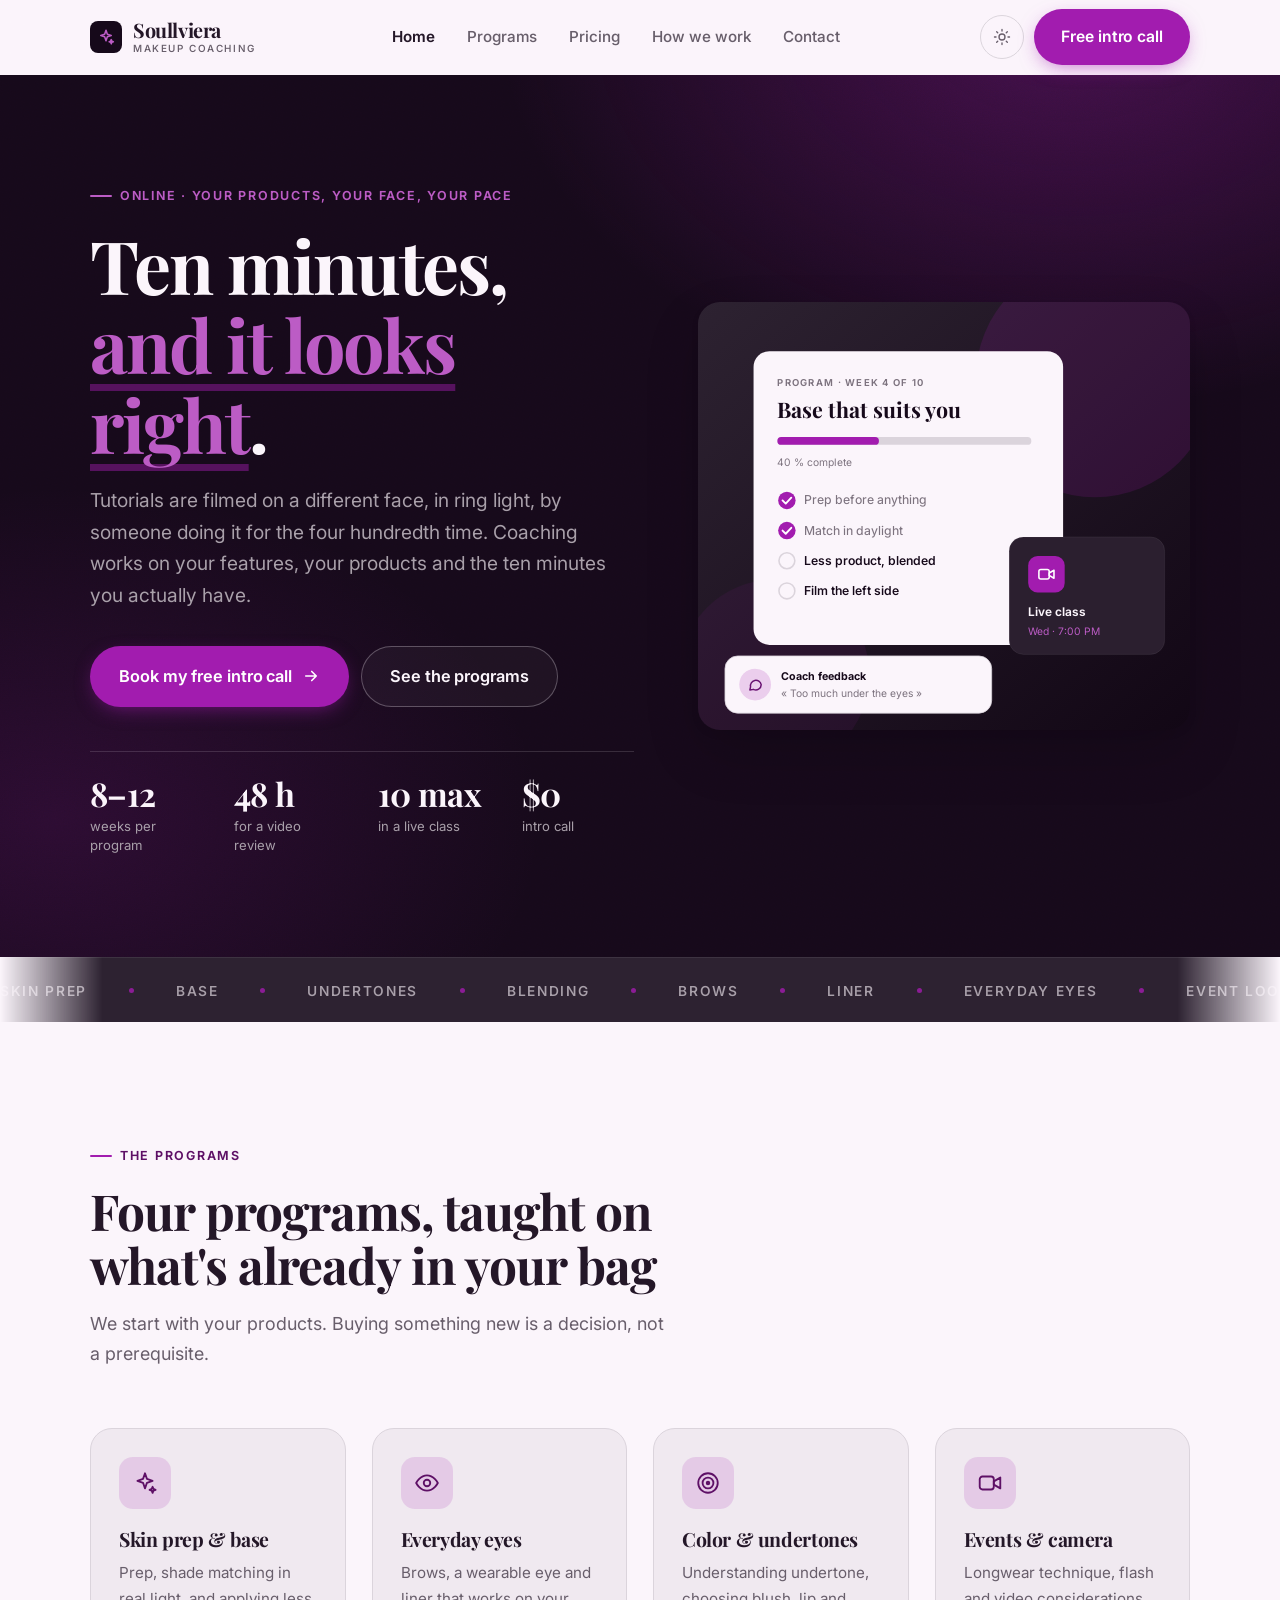
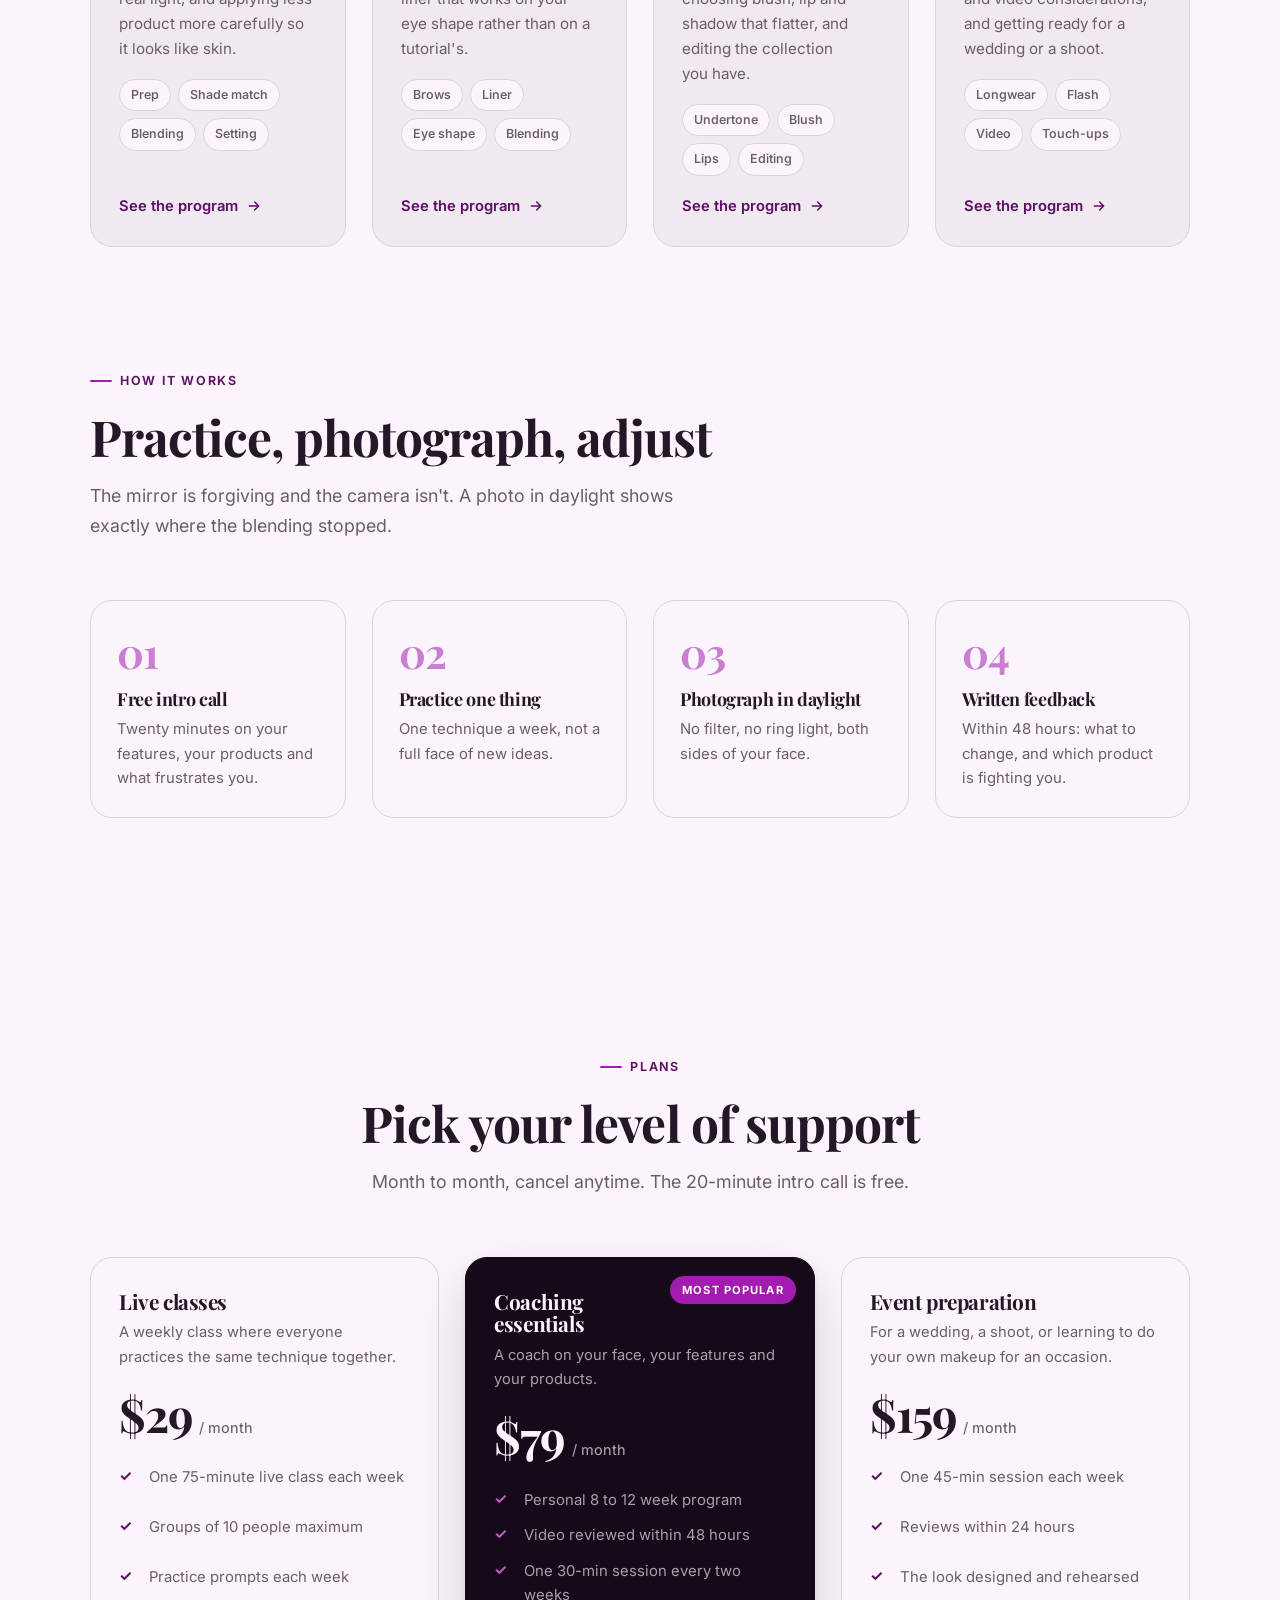
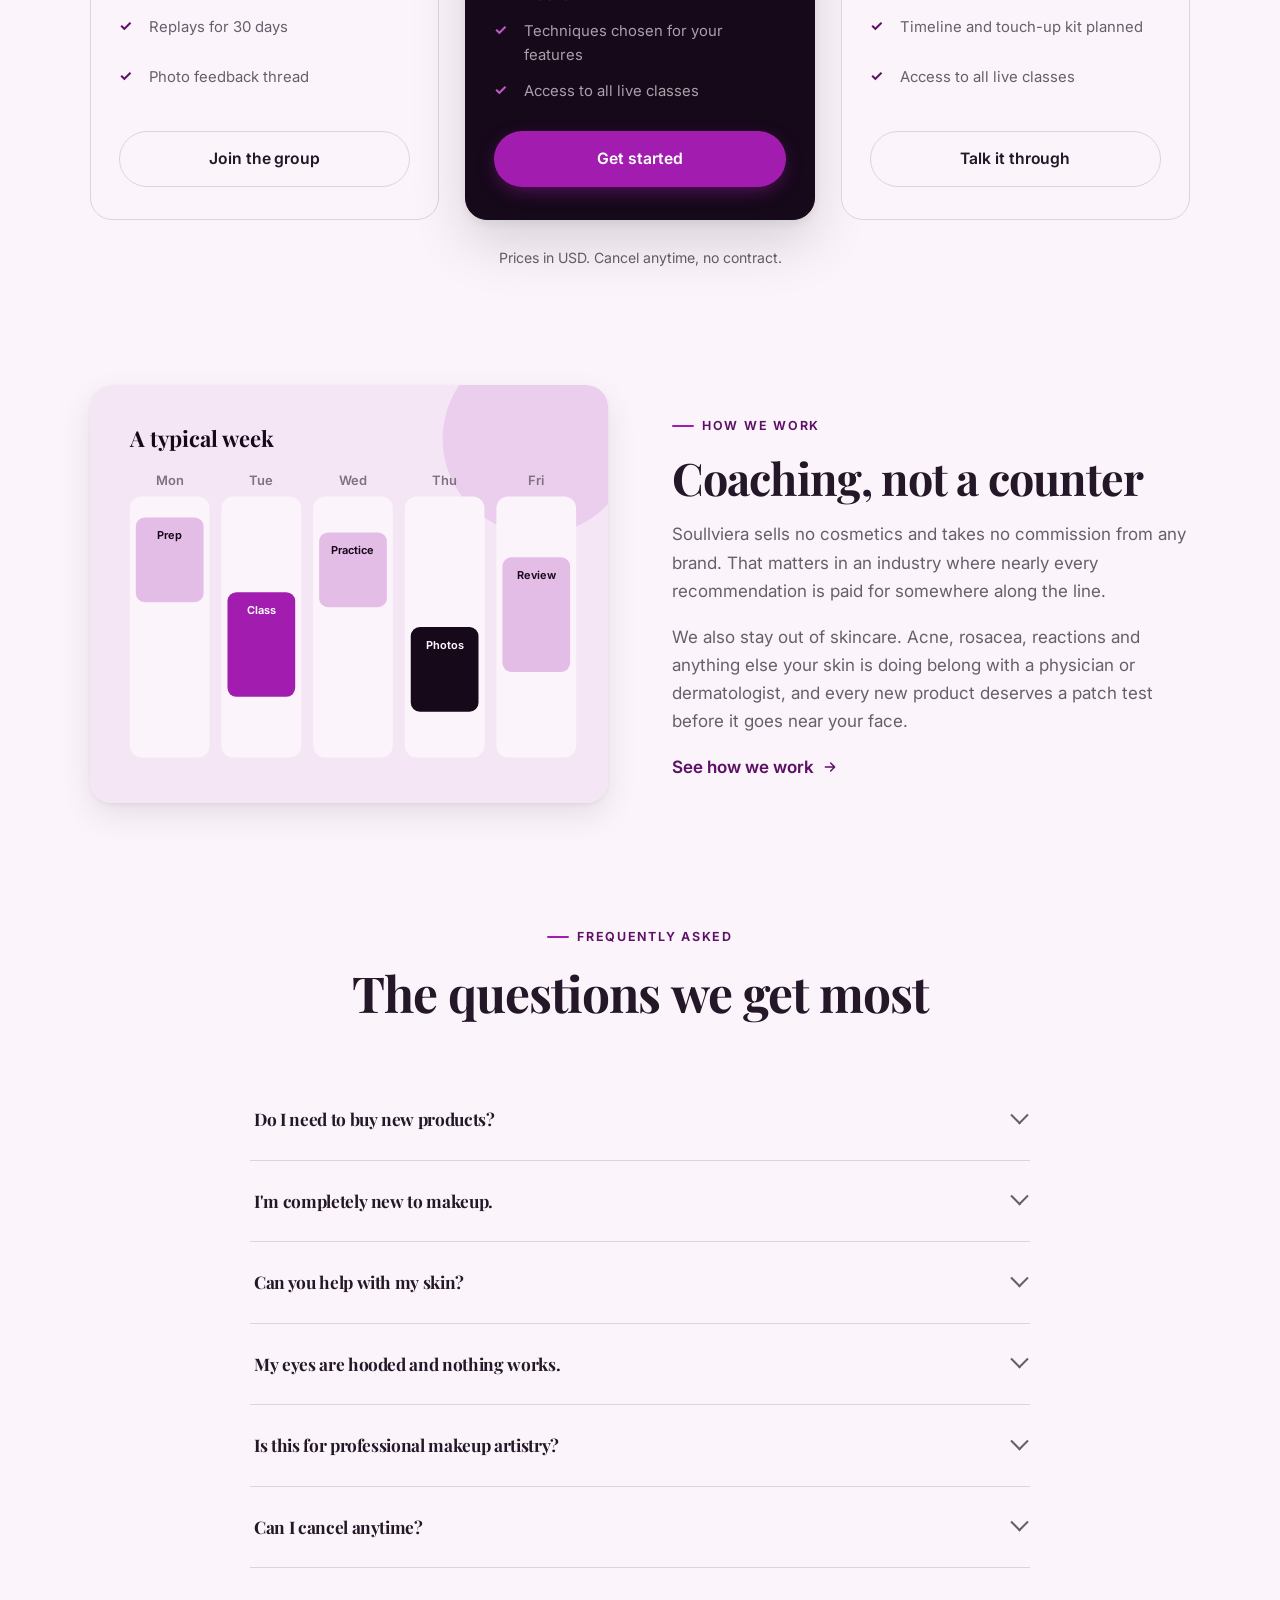
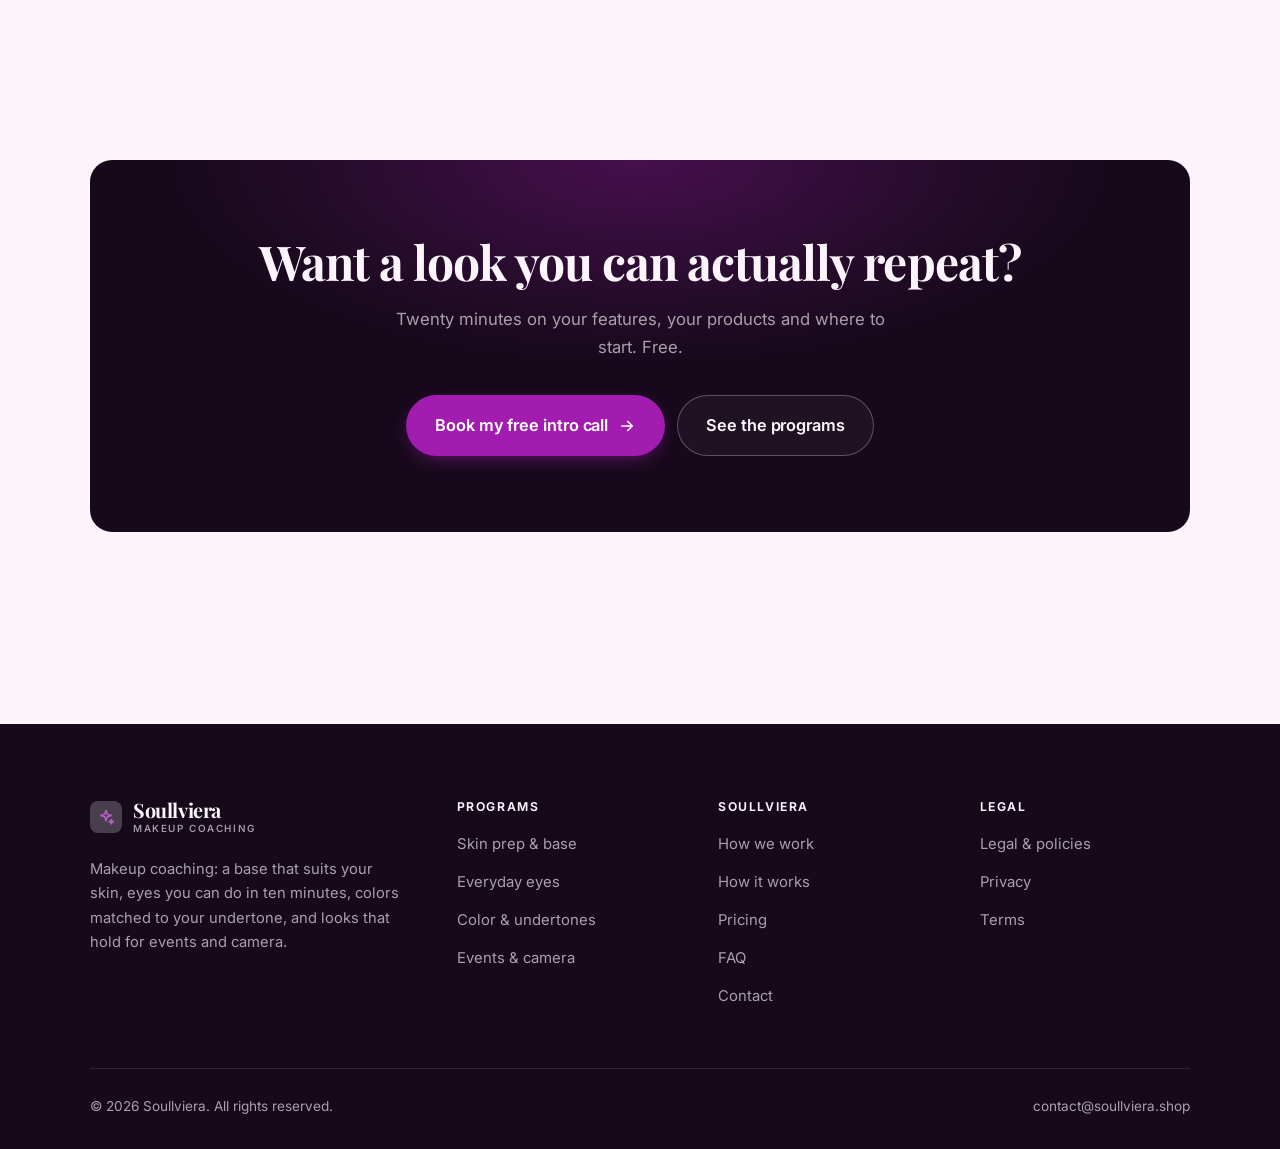
<file: index.html>
<!DOCTYPE html>
<html lang="en" class="no-js">
<head>
<meta charset="utf-8">
<meta name="viewport" content="width=device-width, initial-scale=1">
<title>Soullviera — Makeup coaching: your face, your products, ten minutes</title>
<meta name="description" content="Online makeup coaching: base and skin prep, everyday eyes, color matching for your undertone, and event and camera looks. Taught on the products you already own.">
<link rel="canonical" href="https://soullviera.shop/">

<meta property="og:type" content="website">
<meta property="og:url" content="https://soullviera.shop/">
<meta property="og:site_name" content="Soullviera">
<meta property="og:locale" content="en_US">
<meta property="og:title" content="Soullviera — Makeup coaching: your face, your products, ten minutes">
<meta property="og:description" content="Online makeup coaching: base and skin prep, everyday eyes, color matching for your undertone, and event and camera looks. Taught on the products you already own.">
<meta name="theme-color" content="#16091a">

<link rel="icon" href="assets/img/favicon.svg" type="image/svg+xml">
<link rel="preconnect" href="https://fonts.googleapis.com">
<link rel="preconnect" href="https://fonts.gstatic.com" crossorigin>
<link rel="stylesheet" href="https://fonts.googleapis.com/css2?family=Playfair+Display:wght@400..900&family=Inter:wght@400..700&display=swap">
<link rel="stylesheet" href="assets/css/style.css">

<!-- Thème appliqué avant le premier rendu (évite le flash) -->
<script>
document.documentElement.classList.remove('no-js');
(function(){try{var t=localStorage.getItem('site-theme');if(t){document.documentElement.setAttribute('data-theme',t);}}catch(e){}})();
</script>
<script type="application/ld+json">
{
  "@context": "https://schema.org",
  "@type": "Organization",
  "name": "Soullviera",
  "url": "https://soullviera.shop/",
  "email": "contact@soullviera.shop",
  "description": "Online makeup coaching: base and skin prep, everyday eyes, color matching for your undertone, and event and camera looks. Taught on the products you already own.",
  "areaServed": "US",
  "knowsLanguage": "en"
}
</script>
</head>

<body>
<a class="skip-link" href="#main">Skip to main content</a>

<header class="site-header">
  <nav class="wrap nav" aria-label="Main navigation">
    <a class="brand" href="index.html">
      <svg class="brand__mark" viewBox="0 0 64 64" aria-hidden="true">
        <rect class="bm-bg" width="64" height="64" rx="16"/>
        <g class="bm-ic" transform="translate(14 14) scale(1.5)" fill="none" stroke-width="2.1" stroke-linecap="round" stroke-linejoin="round"><path d="M12 3l1.8 5.2L19 10l-5.2 1.8L12 17l-1.8-5.2L5 10l5.2-1.8zM19 15.5l.8 2 2 .8-2 .8-.8 2-.8-2-2-.8 2-.8z"/></g>
      </svg>
      <span>Soullviera<span class="brand__sub">Makeup coaching</span></span>
    </a>

    <ul class="nav__links" id="nav-links">
      <li><a href="index.html" aria-current="page">Home</a></li>
      <li><a href="programs.html">Programs</a></li>
      <li><a href="index.html#pricing">Pricing</a></li>
      <li><a href="about.html">How we work</a></li>
      <li><a href="contact.html">Contact</a></li>
      <li><a class="btn btn--primary" href="contact.html">Free intro call</a></li>
    </ul>

    <div class="nav__cta">
      <button class="theme-toggle" type="button" aria-label="Switch to dark theme">
        <svg class="icon-sun" viewBox="0 0 24 24" fill="none" stroke="currentColor" stroke-width="1.8" stroke-linecap="round" aria-hidden="true"><circle cx="12" cy="12" r="4"/><path d="M12 2v2m0 16v2M2 12h2m16 0h2M4.9 4.9l1.4 1.4m11.4 11.4 1.4 1.4M19.1 4.9l-1.4 1.4M6.3 17.7l-1.4 1.4"/></svg>
        <svg class="icon-moon" viewBox="0 0 24 24" fill="none" stroke="currentColor" stroke-width="1.8" stroke-linecap="round" stroke-linejoin="round" aria-hidden="true"><path d="M21 12.8A9 9 0 1 1 11.2 3a7 7 0 0 0 9.8 9.8z"/></svg>
      </button>
      <a class="btn btn--primary" href="contact.html">Free intro call</a>
      <button class="nav__toggle" type="button" aria-expanded="false" aria-controls="nav-links" aria-label="Open menu">
        <svg class="icon-open" viewBox="0 0 24 24" fill="none" stroke="currentColor" stroke-width="2" stroke-linecap="round" aria-hidden="true"><path d="M3 6h18M3 12h18M3 18h18"/></svg>
        <svg class="icon-close" viewBox="0 0 24 24" fill="none" stroke="currentColor" stroke-width="2" stroke-linecap="round" aria-hidden="true"><path d="M6 6l12 12M18 6L6 18"/></svg>
      </button>
    </div>
  </nav>
</header>

<main id="main">

<section class="hero">
  <div class="wrap hero__inner">
    <div>
      <span class="eyebrow hero__eyebrow">Online · Your products, your face, your pace</span>
      <h1>Ten minutes,<br> <em>and it looks right</em>.</h1>
      <p class="hero__lede">Tutorials are filmed on a different face, in ring light, by someone doing it for the four hundredth time. Coaching works on your features, your products and the ten minutes you actually have.</p>

      <div class="hero__actions">
        <a class="btn btn--primary btn--lg" href="contact.html">Book my free intro call <svg viewBox="0 0 24 24" fill="none" stroke="currentColor" stroke-width="2.2" stroke-linecap="round" stroke-linejoin="round" aria-hidden="true"><path d="M5 12h14M13 6l6 6-6 6"/></svg></a>
        <a class="btn btn--on-dark btn--lg" href="programs.html">See the programs</a>
      </div>

      <ul class="hero__proof">
        <li><span class="stat__num">8–12</span><span class="stat__label">weeks per program</span></li>
        <li><span class="stat__num">48 h</span><span class="stat__label">for a video review</span></li>
        <li><span class="stat__num">10 max</span><span class="stat__label">in a live class</span></li>
        <li><span class="stat__num">$0</span><span class="stat__label">intro call</span></li>
      </ul>
    </div>

    <div class="hero__art">
      <svg viewBox="0 0 620 540" role="img" aria-label="A makeup program in week 4 of 10, showing this week's practice, the next live class and coach feedback.">
        <defs>
          <linearGradient id="hbg" x1="0" y1="0" x2="1" y2="1">
            <stop offset="0" stop-color="#2d2231"/><stop offset="1" stop-color="#120715"/>
          </linearGradient>
        </defs>
        <rect width="620" height="540" rx="22" fill="url(#hbg)"/>
        <circle cx="500" cy="96" r="150" fill="#a21caf" opacity=".16"/>
        <circle cx="96" cy="470" r="120" fill="#a21caf" opacity=".08"/>

        <g style="font-family: var(--font-body)">
          <!-- Carte programme -->
          <rect x="70" y="62" width="390" height="370" rx="20" fill="#fbf5fb"/>
          <text x="100" y="106" font-size="12" font-weight="650" letter-spacing="1.6" fill="#7d737f">PROGRAM · WEEK 4 OF 10</text>
          <text x="100" y="146" font-size="27" font-weight="700" fill="#16091a" style="font-family: var(--font-display)">Base that suits you</text>
          <rect x="100" y="170" width="320" height="10" rx="5" fill="#dbd4dc"/>
          <rect x="100" y="170" width="128" height="10" rx="5" fill="#a21caf"/>
          <text x="100" y="206" font-size="13" fill="#7d737f">40 % complete</text>
          <circle cx="112" cy="250" r="11" fill="#a21caf"/><path d="M106.5 250l4 4 7-7.5" fill="none" stroke="#ffffff" stroke-width="2.4" stroke-linecap="round" stroke-linejoin="round"/><text x="134" y="255" font-size="15.5" fill="#7d737f" font-weight="450">Prep before anything</text>
          <circle cx="112" cy="288" r="11" fill="#a21caf"/><path d="M106.5 288l4 4 7-7.5" fill="none" stroke="#ffffff" stroke-width="2.4" stroke-linecap="round" stroke-linejoin="round"/><text x="134" y="293" font-size="15.5" fill="#7d737f" font-weight="450">Match in daylight</text>
          <circle cx="112" cy="326" r="10" fill="none" stroke="#dbd4dc" stroke-width="2"/><text x="134" y="331" font-size="15.5" fill="#16091a" font-weight="560">Less product, blended</text>
          <circle cx="112" cy="364" r="10" fill="none" stroke="#dbd4dc" stroke-width="2"/><text x="134" y="369" font-size="15.5" fill="#16091a" font-weight="560">Film the left side</text>

          <!-- Carte séance -->
          <rect x="392" y="296" width="196" height="148" rx="18" fill="#2b1f2f" stroke="#ffffff" stroke-opacity=".08"/>
          <rect x="416" y="320" width="46" height="46" rx="12" fill="#a21caf"/>
          <g transform="translate(427 331)" fill="none" stroke="#ffffff" color="#ffffff" stroke-width="2" stroke-linecap="round" stroke-linejoin="round"><rect x="2.5" y="6" width="13" height="12" rx="2.5"/><path d="M15.5 10.5 21.5 7v10l-6-3.5z"/></g>
          <text x="416" y="396" font-size="15" font-weight="650" fill="#fbf5fb">Live class</text>
          <text x="416" y="420" font-size="13" fill="#bc5cc5">Wed · 7:00 PM</text>

          <!-- Retour du coach -->
          <rect x="34" y="446" width="336" height="72" rx="16" fill="#fbf5fb" stroke="#dbd4dc"/>
          <circle cx="72" cy="482" r="20" fill="#ebceed"/>
          <g transform="translate(62 472) scale(.84)" fill="none" stroke="#691272" stroke-width="2.2" stroke-linecap="round" stroke-linejoin="round"><path d="M21 12a8 8 0 0 1-11.6 7.1L4 20l1-4.6A8 8 0 1 1 21 12z"/></g>
          <text x="104" y="476" font-size="13.5" font-weight="700" fill="#16091a">Coach feedback</text>
          <text x="104" y="498" font-size="13" fill="#7d737f">« Too much under the eyes »</text>
        </g>
      </svg>
    </div>
  </div>
</section>

<div class="marquee" aria-hidden="true">
  <div class="marquee__track"><span>Skin prep</span><span>Base</span><span>Undertones</span><span>Blending</span><span>Brows</span><span>Liner</span><span>Everyday eyes</span><span>Event looks</span><span>On camera</span><span>Brush care</span><span>Skin prep</span><span>Base</span><span>Undertones</span><span>Blending</span><span>Brows</span><span>Liner</span><span>Everyday eyes</span><span>Event looks</span><span>On camera</span><span>Brush care</span></div>
</div>

<section class="section wrap" id="programs">
  <div class="section-head reveal">
    <span class="eyebrow">The programs</span>
    <h2>Four programs, taught on what's already in your bag</h2>
    <p>We start with your products. Buying something new is a decision, not a prerequisite.</p>
  </div>
  <div class="grid grid--4 reveal-group">
    <a class="card" href="programs.html#base">
      <div class="card__icon"><svg viewBox="0 0 24 24" fill="none" stroke="currentColor" stroke-width="1.7" stroke-linecap="round" stroke-linejoin="round" aria-hidden="true"><path d="M12 3l1.8 5.2L19 10l-5.2 1.8L12 17l-1.8-5.2L5 10l5.2-1.8zM19 15.5l.8 2 2 .8-2 .8-.8 2-.8-2-2-.8 2-.8z"/></svg></div>
      <h3>Skin prep &amp; base</h3>
      <p>Prep, shade matching in real light, and applying less product more carefully so it looks like skin.</p>
      <ul class="tags"><li>Prep</li><li>Shade match</li><li>Blending</li><li>Setting</li></ul>
      <span class="arrow-link">See the program <svg viewBox="0 0 24 24" fill="none" stroke="currentColor" stroke-width="2.2" stroke-linecap="round" stroke-linejoin="round" aria-hidden="true"><path d="M5 12h14M13 6l6 6-6 6"/></svg></span>
    </a>
    <a class="card" href="programs.html#eyes">
      <div class="card__icon"><svg viewBox="0 0 24 24" fill="none" stroke="currentColor" stroke-width="1.7" stroke-linecap="round" stroke-linejoin="round" aria-hidden="true"><path d="M2 12s3.6-7 10-7 10 7 10 7-3.6 7-10 7S2 12 2 12z"/><circle cx="12" cy="12" r="3"/></svg></div>
      <h3>Everyday eyes</h3>
      <p>Brows, a wearable eye and liner that works on your eye shape rather than on a tutorial's.</p>
      <ul class="tags"><li>Brows</li><li>Liner</li><li>Eye shape</li><li>Blending</li></ul>
      <span class="arrow-link">See the program <svg viewBox="0 0 24 24" fill="none" stroke="currentColor" stroke-width="2.2" stroke-linecap="round" stroke-linejoin="round" aria-hidden="true"><path d="M5 12h14M13 6l6 6-6 6"/></svg></span>
    </a>
    <a class="card" href="programs.html#color">
      <div class="card__icon"><svg viewBox="0 0 24 24" fill="none" stroke="currentColor" stroke-width="1.7" stroke-linecap="round" stroke-linejoin="round" aria-hidden="true"><circle cx="12" cy="12" r="9"/><circle cx="12" cy="12" r="5"/><circle cx="12" cy="12" r="1.2" fill="currentColor"/></svg></div>
      <h3>Color &amp; undertones</h3>
      <p>Understanding undertone, choosing blush, lip and shadow that flatter, and editing the collection you have.</p>
      <ul class="tags"><li>Undertone</li><li>Blush</li><li>Lips</li><li>Editing</li></ul>
      <span class="arrow-link">See the program <svg viewBox="0 0 24 24" fill="none" stroke="currentColor" stroke-width="2.2" stroke-linecap="round" stroke-linejoin="round" aria-hidden="true"><path d="M5 12h14M13 6l6 6-6 6"/></svg></span>
    </a>
    <a class="card" href="programs.html#events">
      <div class="card__icon"><svg viewBox="0 0 24 24" fill="none" stroke="currentColor" stroke-width="1.7" stroke-linecap="round" stroke-linejoin="round" aria-hidden="true"><rect x="2.5" y="6" width="13" height="12" rx="2.5"/><path d="M15.5 10.5 21.5 7v10l-6-3.5z"/></svg></div>
      <h3>Events &amp; camera</h3>
      <p>Longwear technique, flash and video considerations, and getting ready for a wedding or a shoot.</p>
      <ul class="tags"><li>Longwear</li><li>Flash</li><li>Video</li><li>Touch-ups</li></ul>
      <span class="arrow-link">See the program <svg viewBox="0 0 24 24" fill="none" stroke="currentColor" stroke-width="2.2" stroke-linecap="round" stroke-linejoin="round" aria-hidden="true"><path d="M5 12h14M13 6l6 6-6 6"/></svg></span>
    </a>
  </div>
</section>

<section class="section section--flush wrap" id="how-it-works">
  <div class="section-head reveal">
    <span class="eyebrow">How it works</span>
    <h2>Practice, photograph, adjust</h2>
    <p>The mirror is forgiving and the camera isn't. A photo in daylight shows exactly where the blending stopped.</p>
  </div>
  <div class="grid grid--4 steps reveal-group">
    <article class="step">
      <h3>Free intro call</h3>
      <p>Twenty minutes on your features, your products and what frustrates you.</p>
    </article>
    <article class="step">
      <h3>Practice one thing</h3>
      <p>One technique a week, not a full face of new ideas.</p>
    </article>
    <article class="step">
      <h3>Photograph in daylight</h3>
      <p>No filter, no ring light, both sides of your face.</p>
    </article>
    <article class="step">
      <h3>Written feedback</h3>
      <p>Within 48 hours: what to change, and which product is fighting you.</p>
    </article>
  </div>
</section>

<section class="section wrap" id="pricing">
  <div class="section-head section-head--center reveal">
    <span class="eyebrow">Plans</span>
    <h2>Pick your level of support</h2>
    <p>Month to month, cancel anytime. The 20-minute intro call is free.</p>
  </div>
  <div class="grid grid--3 plans reveal-group">
    <article class="plan">
      
      <h3>Live classes</h3>
      <p class="plan__desc">A weekly class where everyone practices the same technique together.</p>
      <p class="plan__price">$29<span class="plan__period">/ month</span></p>
      <ul class="plan__features">
        <li>One 75-minute live class each week</li>
        <li>Groups of 10 people maximum</li>
        <li>Practice prompts each week</li>
        <li>Replays for 30 days</li>
        <li>Photo feedback thread</li>
      </ul>
      <a class="btn btn--ghost btn--block" href="contact.html">Join the group</a>
    </article>
    <article class="plan plan--featured">
      <span class="plan__tag">Most popular</span>
      <h3>Coaching essentials</h3>
      <p class="plan__desc">A coach on your face, your features and your products.</p>
      <p class="plan__price">$79<span class="plan__period">/ month</span></p>
      <ul class="plan__features">
        <li>Personal 8 to 12 week program</li>
        <li>Video reviewed within 48 hours</li>
        <li>One 30-min session every two weeks</li>
        <li>Techniques chosen for your features</li>
        <li>Access to all live classes</li>
      </ul>
      <a class="btn btn--primary btn--block" href="contact.html">Get started</a>
    </article>
    <article class="plan">
      
      <h3>Event preparation</h3>
      <p class="plan__desc">For a wedding, a shoot, or learning to do your own makeup for an occasion.</p>
      <p class="plan__price">$159<span class="plan__period">/ month</span></p>
      <ul class="plan__features">
        <li>One 45-min session each week</li>
        <li>Reviews within 24 hours</li>
        <li>The look designed and rehearsed</li>
        <li>Timeline and touch-up kit planned</li>
        <li>Access to all live classes</li>
      </ul>
      <a class="btn btn--ghost btn--block" href="contact.html">Talk it through</a>
    </article>
  </div>
  <p class="plans-note">Prices in USD. Cancel anytime, no contract.</p>
</section>

<section class="section section--flush wrap">
  <div class="split reveal">
    <div class="split__art">
      <svg viewBox="0 0 520 420" role="img" aria-label="Example of a typical week: Prep, Class, Practice, Photos, Review.">
        <rect width="520" height="420" rx="20" fill="#f5e6f6"/>
        <circle cx="450" cy="54" r="96" fill="#a21caf" opacity=".12"/>
        <g style="font-family: var(--font-body)">
        <text x="40" y="62" font-size="22" font-weight="700" fill="#16091a" style="font-family: var(--font-display)">A typical week</text>
        <text x="80" y="100" text-anchor="middle" font-size="13" font-weight="600" fill="#7d737f">Mon</text>
        <rect x="40" y="112" width="80" height="262" rx="12" fill="#fbf5fb"/>
        <rect x="46" y="133" width="68" height="85" rx="9" fill="#e4bde7"/>
        <text x="80" y="155" text-anchor="middle" font-size="11" font-weight="650" fill="#16091a">Prep</text>
        <text x="172" y="100" text-anchor="middle" font-size="13" font-weight="600" fill="#7d737f">Tue</text>
        <rect x="132" y="112" width="80" height="262" rx="12" fill="#fbf5fb"/>
        <rect x="138" y="208" width="68" height="105" rx="9" fill="#a21caf"/>
        <text x="172" y="230" text-anchor="middle" font-size="11" font-weight="650" fill="#ffffff">Class</text>
        <text x="264" y="100" text-anchor="middle" font-size="13" font-weight="600" fill="#7d737f">Wed</text>
        <rect x="224" y="112" width="80" height="262" rx="12" fill="#fbf5fb"/>
        <rect x="230" y="148" width="68" height="75" rx="9" fill="#e4bde7"/>
        <text x="264" y="170" text-anchor="middle" font-size="11" font-weight="650" fill="#16091a">Practice</text>
        <text x="356" y="100" text-anchor="middle" font-size="13" font-weight="600" fill="#7d737f">Thu</text>
        <rect x="316" y="112" width="80" height="262" rx="12" fill="#fbf5fb"/>
        <rect x="322" y="243" width="68" height="85" rx="9" fill="#16091a"/>
        <text x="356" y="265" text-anchor="middle" font-size="11" font-weight="650" fill="#fbf5fb">Photos</text>
        <text x="448" y="100" text-anchor="middle" font-size="13" font-weight="600" fill="#7d737f">Fri</text>
        <rect x="408" y="112" width="80" height="262" rx="12" fill="#fbf5fb"/>
        <rect x="414" y="173" width="68" height="115" rx="9" fill="#e4bde7"/>
        <text x="448" y="195" text-anchor="middle" font-size="11" font-weight="650" fill="#16091a">Review</text>
        </g>
      </svg>
    </div>
    <div>
      <span class="eyebrow">How we work</span>
      <h2>Coaching, not a counter</h2>
      <p>Soullviera sells no cosmetics and takes no commission from any brand. That matters in an industry where nearly every recommendation is paid for somewhere along the line.</p>
      <p>We also stay out of skincare. Acne, rosacea, reactions and anything else your skin is doing belong with a physician or dermatologist, and every new product deserves a patch test before it goes near your face.</p>
      <p><a class="arrow-link" href="about.html">See how we work <svg viewBox="0 0 24 24" fill="none" stroke="currentColor" stroke-width="2.2" stroke-linecap="round" stroke-linejoin="round" aria-hidden="true"><path d="M5 12h14M13 6l6 6-6 6"/></svg></a></p>
    </div>
  </div>
</section>

<section class="section section--flush wrap" id="faq">
  <div class="section-head section-head--center reveal">
    <span class="eyebrow">Frequently asked</span>
    <h2>The questions we get most</h2>
  </div>
  <div class="faq reveal">
    <details>
      <summary>Do I need to buy new products?</summary>
      <p>No. We start with what you own, and we earn nothing from any brand. Often the issue is technique or shade, not the product.</p>
    </details>
    <details>
      <summary>I'm completely new to makeup.</summary>
      <p>That's the easiest place to start, honestly — no habits to undo. The base and eyes programs assume nothing.</p>
    </details>
    <details>
      <summary>Can you help with my skin?</summary>
      <p>No. We coach application only. Skin conditions go to a dermatologist, and we'll say so rather than guess.</p>
    </details>
    <details>
      <summary>My eyes are hooded and nothing works.</summary>
      <p>Eye shape is the single most ignored factor in tutorials. Placement changes completely, and that's most of the everyday eyes program.</p>
    </details>
    <details>
      <summary>Is this for professional makeup artistry?</summary>
      <p>It's for doing your own makeup well. If you want to work professionally, the technique transfers but licensing rules vary by state and we don't cover that.</p>
    </details>
    <details>
      <summary>Can I cancel anytime?</summary>
      <p>Yes. No contract, no minimum term. Access stays open until the end of the month you already paid for.</p>
    </details>
  </div>
</section>

<section class="wrap section--tight">
  <div class="cta-band reveal">
    <h2>Want a look you can actually repeat?</h2>
    <p>Twenty minutes on your features, your products and where to start. Free.</p>
    <div class="hero__actions">
      <a class="btn btn--primary btn--lg" href="contact.html">Book my free intro call <svg viewBox="0 0 24 24" fill="none" stroke="currentColor" stroke-width="2.2" stroke-linecap="round" stroke-linejoin="round" aria-hidden="true"><path d="M5 12h14M13 6l6 6-6 6"/></svg></a>
      <a class="btn btn--on-dark btn--lg" href="programs.html">See the programs</a>
    </div>
  </div>
</section>

</main>

<footer class="site-footer">
  <div class="wrap">
    <div class="footer__grid">
      <div class="footer__brand">
        <a class="brand" href="index.html">
          <svg class="brand__mark" viewBox="0 0 64 64" aria-hidden="true">
        <rect class="bm-bg" width="64" height="64" rx="16"/>
        <g class="bm-ic" transform="translate(14 14) scale(1.5)" fill="none" stroke-width="2.1" stroke-linecap="round" stroke-linejoin="round"><path d="M12 3l1.8 5.2L19 10l-5.2 1.8L12 17l-1.8-5.2L5 10l5.2-1.8zM19 15.5l.8 2 2 .8-2 .8-.8 2-.8-2-2-.8 2-.8z"/></g>
      </svg>
          <span>Soullviera<span class="brand__sub">Makeup coaching</span></span>
        </a>
        <p>Makeup coaching: a base that suits your skin, eyes you can do in ten minutes, colors matched to your undertone, and looks that hold for events and camera.</p>
      </div>

      <div class="footer__col">
        <h4>Programs</h4>
        <ul>
          <li><a href="programs.html#base">Skin prep &amp; base</a></li>
          <li><a href="programs.html#eyes">Everyday eyes</a></li>
          <li><a href="programs.html#color">Color &amp; undertones</a></li>
          <li><a href="programs.html#events">Events &amp; camera</a></li>
        </ul>
      </div>

      <div class="footer__col">
        <h4>Soullviera</h4>
        <ul>
          <li><a href="about.html">How we work</a></li>
          <li><a href="index.html#how-it-works">How it works</a></li>
          <li><a href="index.html#pricing">Pricing</a></li>
          <li><a href="index.html#faq">FAQ</a></li>
          <li><a href="contact.html">Contact</a></li>
        </ul>
      </div>

      <div class="footer__col">
        <h4>Legal</h4>
        <ul>
          <li><a href="legal.html">Legal &amp; policies</a></li>
          <li><a href="legal.html#privacy">Privacy</a></li>
          <li><a href="legal.html#terms">Terms</a></li>
        </ul>
      </div>
    </div>

    <div class="footer__bottom">
      <p>© <span data-year>2026</span> Soullviera. All rights reserved.</p>
      <p><a href="mailto:contact@soullviera.shop">contact@soullviera.shop</a></p>
    </div>
  </div>
</footer>

<script src="assets/js/main.js" defer></script>
</body>
</html>
</file>
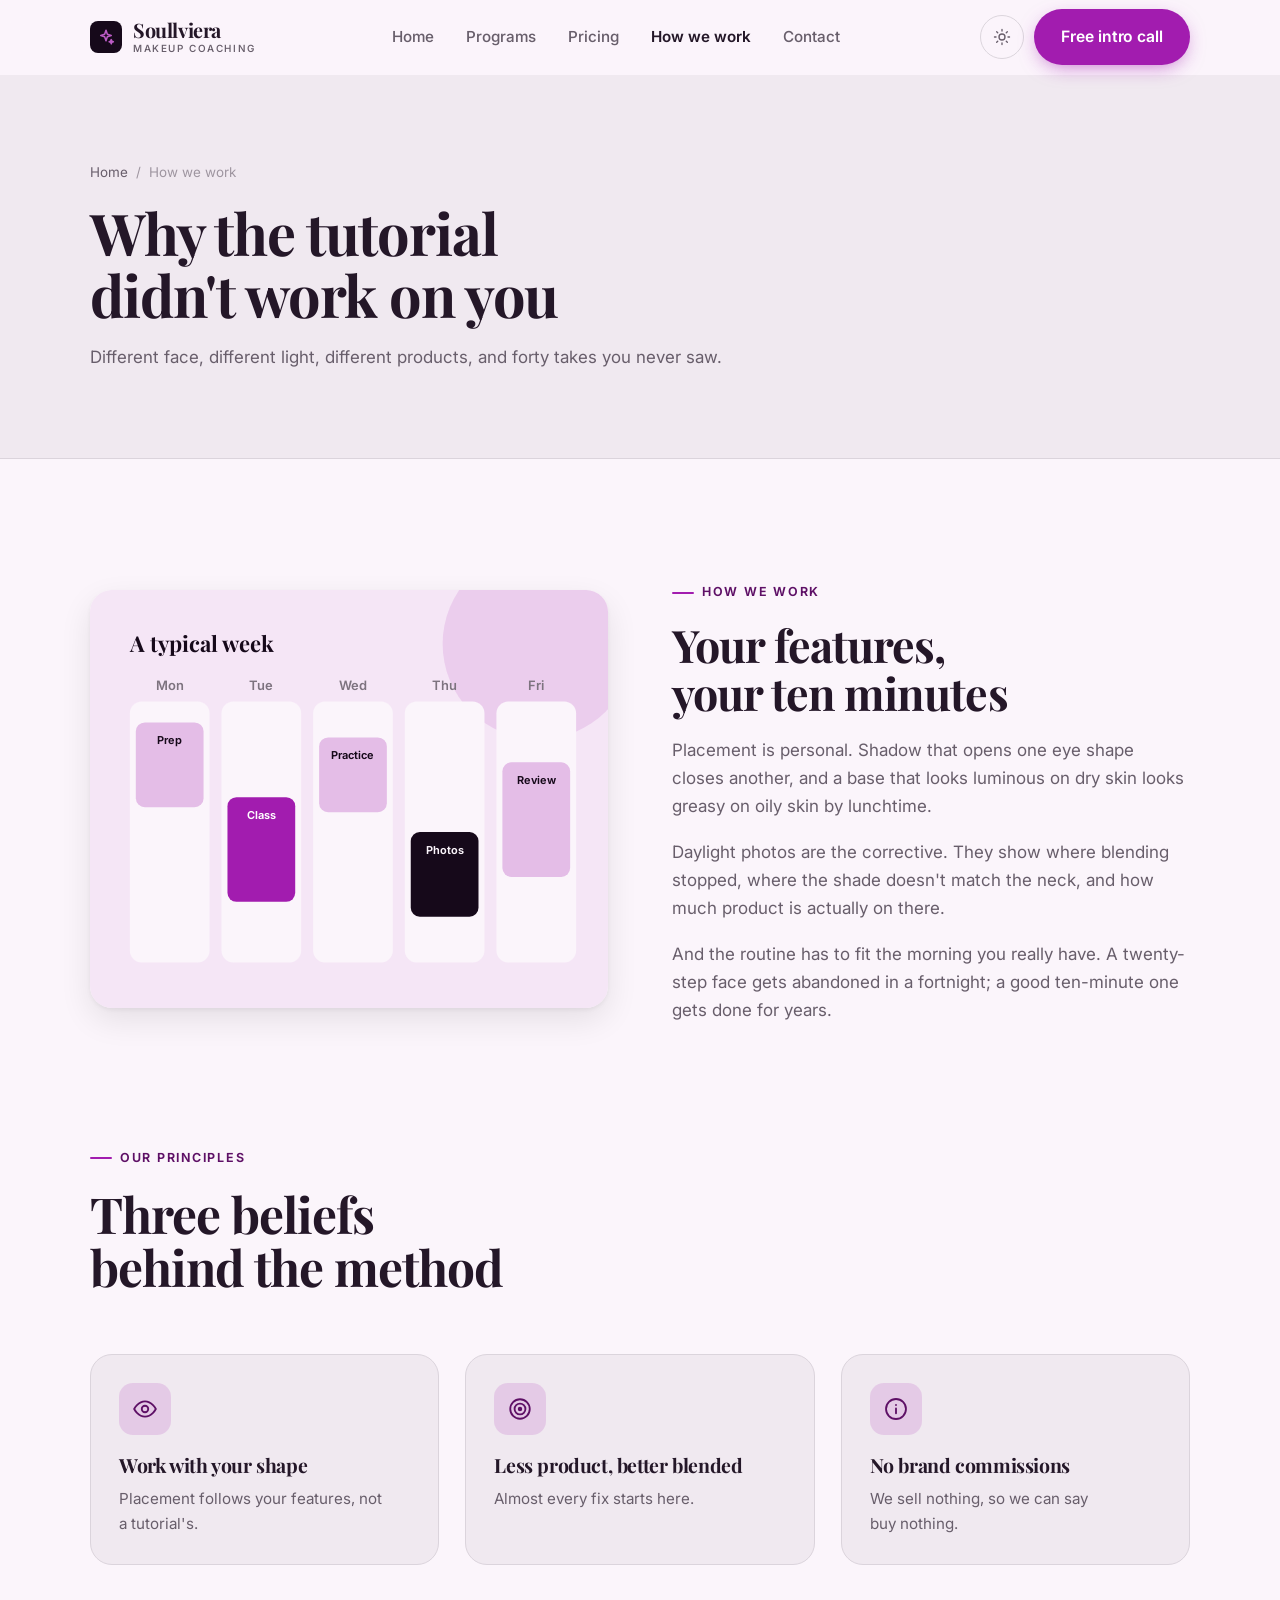
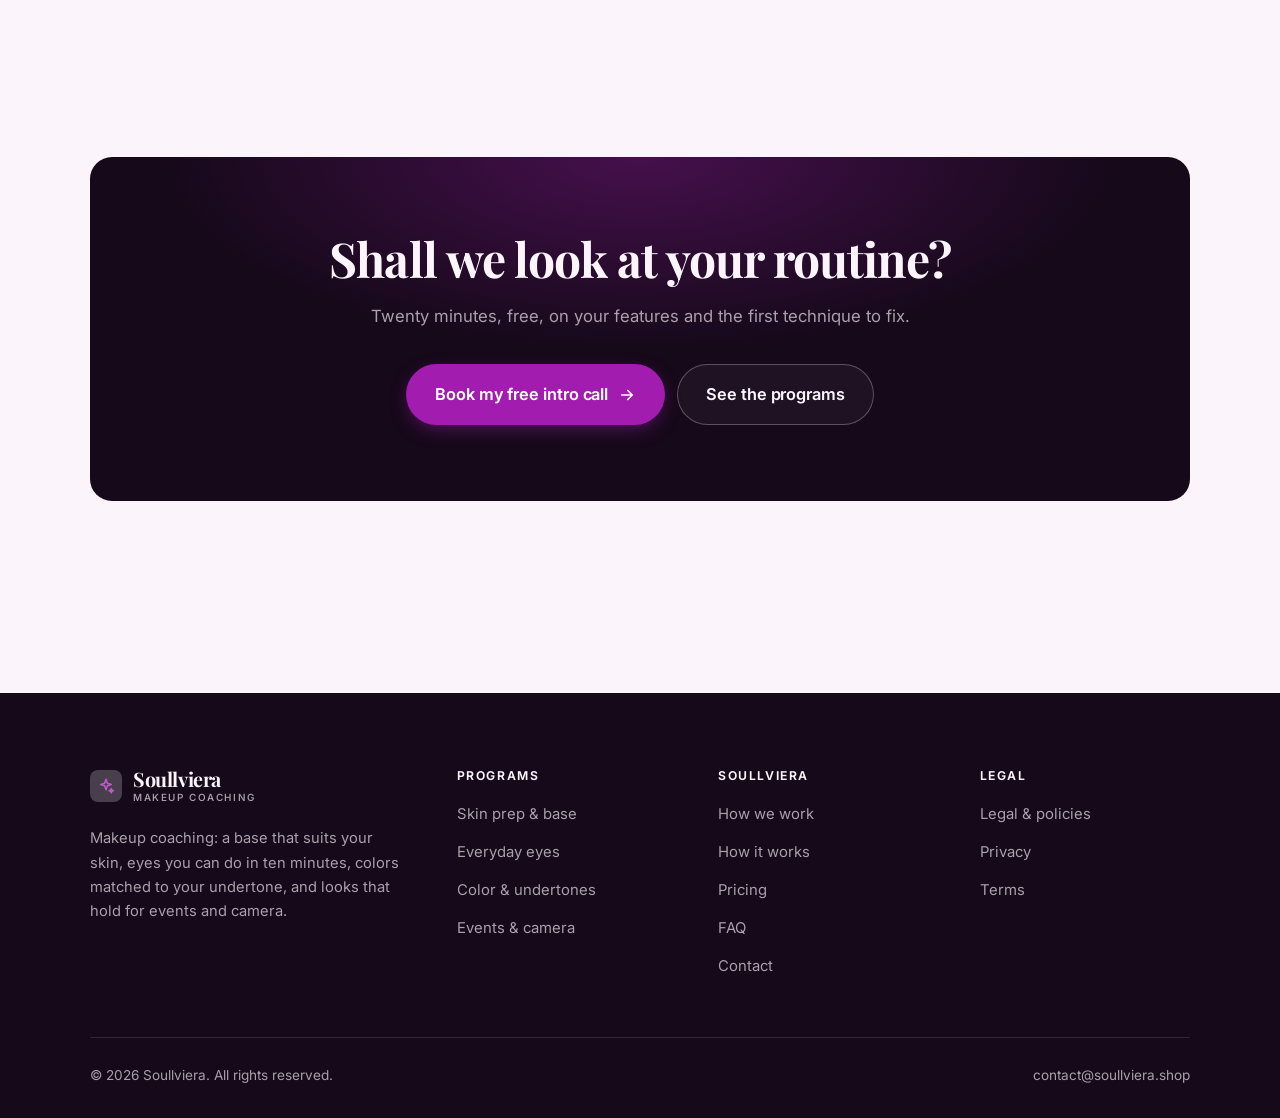
<file: about.html>
<!DOCTYPE html>
<html lang="en" class="no-js">
<head>
<meta charset="utf-8">
<meta name="viewport" content="width=device-width, initial-scale=1">
<title>How we work — Soullviera</title>
<meta name="description" content="Why makeup tutorials rarely translate, and how Soullviera coaches without selling anything.">
<link rel="canonical" href="https://soullviera.shop/about.html">

<meta property="og:type" content="website">
<meta property="og:url" content="https://soullviera.shop/about.html">
<meta property="og:site_name" content="Soullviera">
<meta property="og:locale" content="en_US">
<meta property="og:title" content="How we work — Soullviera">
<meta property="og:description" content="Why makeup tutorials rarely translate, and how Soullviera coaches without selling anything.">
<meta name="theme-color" content="#16091a">

<link rel="icon" href="assets/img/favicon.svg" type="image/svg+xml">
<link rel="preconnect" href="https://fonts.googleapis.com">
<link rel="preconnect" href="https://fonts.gstatic.com" crossorigin>
<link rel="stylesheet" href="https://fonts.googleapis.com/css2?family=Playfair+Display:wght@400..900&family=Inter:wght@400..700&display=swap">
<link rel="stylesheet" href="assets/css/style.css">

<!-- Thème appliqué avant le premier rendu (évite le flash) -->
<script>
document.documentElement.classList.remove('no-js');
(function(){try{var t=localStorage.getItem('site-theme');if(t){document.documentElement.setAttribute('data-theme',t);}}catch(e){}})();
</script>
</head>

<body>
<a class="skip-link" href="#main">Skip to main content</a>

<header class="site-header">
  <nav class="wrap nav" aria-label="Main navigation">
    <a class="brand" href="index.html">
      <svg class="brand__mark" viewBox="0 0 64 64" aria-hidden="true">
        <rect class="bm-bg" width="64" height="64" rx="16"/>
        <g class="bm-ic" transform="translate(14 14) scale(1.5)" fill="none" stroke-width="2.1" stroke-linecap="round" stroke-linejoin="round"><path d="M12 3l1.8 5.2L19 10l-5.2 1.8L12 17l-1.8-5.2L5 10l5.2-1.8zM19 15.5l.8 2 2 .8-2 .8-.8 2-.8-2-2-.8 2-.8z"/></g>
      </svg>
      <span>Soullviera<span class="brand__sub">Makeup coaching</span></span>
    </a>

    <ul class="nav__links" id="nav-links">
      <li><a href="index.html">Home</a></li>
      <li><a href="programs.html">Programs</a></li>
      <li><a href="index.html#pricing">Pricing</a></li>
      <li><a href="about.html" aria-current="page">How we work</a></li>
      <li><a href="contact.html">Contact</a></li>
      <li><a class="btn btn--primary" href="contact.html">Free intro call</a></li>
    </ul>

    <div class="nav__cta">
      <button class="theme-toggle" type="button" aria-label="Switch to dark theme">
        <svg class="icon-sun" viewBox="0 0 24 24" fill="none" stroke="currentColor" stroke-width="1.8" stroke-linecap="round" aria-hidden="true"><circle cx="12" cy="12" r="4"/><path d="M12 2v2m0 16v2M2 12h2m16 0h2M4.9 4.9l1.4 1.4m11.4 11.4 1.4 1.4M19.1 4.9l-1.4 1.4M6.3 17.7l-1.4 1.4"/></svg>
        <svg class="icon-moon" viewBox="0 0 24 24" fill="none" stroke="currentColor" stroke-width="1.8" stroke-linecap="round" stroke-linejoin="round" aria-hidden="true"><path d="M21 12.8A9 9 0 1 1 11.2 3a7 7 0 0 0 9.8 9.8z"/></svg>
      </button>
      <a class="btn btn--primary" href="contact.html">Free intro call</a>
      <button class="nav__toggle" type="button" aria-expanded="false" aria-controls="nav-links" aria-label="Open menu">
        <svg class="icon-open" viewBox="0 0 24 24" fill="none" stroke="currentColor" stroke-width="2" stroke-linecap="round" aria-hidden="true"><path d="M3 6h18M3 12h18M3 18h18"/></svg>
        <svg class="icon-close" viewBox="0 0 24 24" fill="none" stroke="currentColor" stroke-width="2" stroke-linecap="round" aria-hidden="true"><path d="M6 6l12 12M18 6L6 18"/></svg>
      </button>
    </div>
  </nav>
</header>

<main id="main">

<section class="page-head">
  <div class="wrap">
    <nav class="breadcrumb" aria-label="Breadcrumb">
      <a href="index.html">Home</a><span>/</span><span aria-current="page">How we work</span>
    </nav>
    <h1>Why the tutorial didn't work on you</h1>
    <p>Different face, different light, different products, and forty takes you never saw.</p>
  </div>
</section>

<section class="section wrap">
  <div class="split reveal">
    <div class="split__art">
      <svg viewBox="0 0 520 420" role="img" aria-label="Example of a typical week: Prep, Class, Practice, Photos, Review.">
        <rect width="520" height="420" rx="20" fill="#f5e6f6"/>
        <circle cx="450" cy="54" r="96" fill="#a21caf" opacity=".12"/>
        <g style="font-family: var(--font-body)">
        <text x="40" y="62" font-size="22" font-weight="700" fill="#16091a" style="font-family: var(--font-display)">A typical week</text>
        <text x="80" y="100" text-anchor="middle" font-size="13" font-weight="600" fill="#7d737f">Mon</text>
        <rect x="40" y="112" width="80" height="262" rx="12" fill="#fbf5fb"/>
        <rect x="46" y="133" width="68" height="85" rx="9" fill="#e4bde7"/>
        <text x="80" y="155" text-anchor="middle" font-size="11" font-weight="650" fill="#16091a">Prep</text>
        <text x="172" y="100" text-anchor="middle" font-size="13" font-weight="600" fill="#7d737f">Tue</text>
        <rect x="132" y="112" width="80" height="262" rx="12" fill="#fbf5fb"/>
        <rect x="138" y="208" width="68" height="105" rx="9" fill="#a21caf"/>
        <text x="172" y="230" text-anchor="middle" font-size="11" font-weight="650" fill="#ffffff">Class</text>
        <text x="264" y="100" text-anchor="middle" font-size="13" font-weight="600" fill="#7d737f">Wed</text>
        <rect x="224" y="112" width="80" height="262" rx="12" fill="#fbf5fb"/>
        <rect x="230" y="148" width="68" height="75" rx="9" fill="#e4bde7"/>
        <text x="264" y="170" text-anchor="middle" font-size="11" font-weight="650" fill="#16091a">Practice</text>
        <text x="356" y="100" text-anchor="middle" font-size="13" font-weight="600" fill="#7d737f">Thu</text>
        <rect x="316" y="112" width="80" height="262" rx="12" fill="#fbf5fb"/>
        <rect x="322" y="243" width="68" height="85" rx="9" fill="#16091a"/>
        <text x="356" y="265" text-anchor="middle" font-size="11" font-weight="650" fill="#fbf5fb">Photos</text>
        <text x="448" y="100" text-anchor="middle" font-size="13" font-weight="600" fill="#7d737f">Fri</text>
        <rect x="408" y="112" width="80" height="262" rx="12" fill="#fbf5fb"/>
        <rect x="414" y="173" width="68" height="115" rx="9" fill="#e4bde7"/>
        <text x="448" y="195" text-anchor="middle" font-size="11" font-weight="650" fill="#16091a">Review</text>
        </g>
      </svg>
    </div>
    <div>
      <span class="eyebrow">How we work</span>
      <h2>Your features, your ten minutes</h2>
      <p>Placement is personal. Shadow that opens one eye shape closes another, and a base that looks luminous on dry skin looks greasy on oily skin by lunchtime.</p>
      <p>Daylight photos are the corrective. They show where blending stopped, where the shade doesn't match the neck, and how much product is actually on there.</p>
      <p>And the routine has to fit the morning you really have. A twenty-step face gets abandoned in a fortnight; a good ten-minute one gets done for years.</p>
      <!--
        TO DO: add a short introduction of the coach (name, real background),
        with a photo if possible. Do not invent credentials — see README.md.
      -->
    </div>
  </div>
</section>

<section class="section section--flush wrap">
  <div class="section-head reveal">
    <span class="eyebrow">Our principles</span>
    <h2>Three beliefs behind the method</h2>
  </div>
  <div class="grid grid--3 reveal-group">
    <article class="card">
      <div class="card__icon"><svg viewBox="0 0 24 24" fill="none" stroke="currentColor" stroke-width="1.7" stroke-linecap="round" stroke-linejoin="round" aria-hidden="true"><path d="M2 12s3.6-7 10-7 10 7 10 7-3.6 7-10 7S2 12 2 12z"/><circle cx="12" cy="12" r="3"/></svg></div>
      <h3>Work with your shape</h3>
      <p>Placement follows your features, not a tutorial's.</p>
    </article>
    <article class="card">
      <div class="card__icon"><svg viewBox="0 0 24 24" fill="none" stroke="currentColor" stroke-width="1.7" stroke-linecap="round" stroke-linejoin="round" aria-hidden="true"><circle cx="12" cy="12" r="9"/><circle cx="12" cy="12" r="5"/><circle cx="12" cy="12" r="1.2" fill="currentColor"/></svg></div>
      <h3>Less product, better blended</h3>
      <p>Almost every fix starts here.</p>
    </article>
    <article class="card">
      <div class="card__icon"><svg viewBox="0 0 24 24" fill="none" stroke="currentColor" stroke-width="1.7" stroke-linecap="round" stroke-linejoin="round" aria-hidden="true"><circle cx="12" cy="12" r="9.2"/><path d="M12 16v-4.5M12 8.2v.1"/></svg></div>
      <h3>No brand commissions</h3>
      <p>We sell nothing, so we can say buy nothing.</p>
    </article>
  </div>
</section>

<section class="wrap section--tight">
  <div class="cta-band reveal">
    <h2>Shall we look at your routine?</h2>
    <p>Twenty minutes, free, on your features and the first technique to fix.</p>
    <div class="hero__actions">
      <a class="btn btn--primary btn--lg" href="contact.html">Book my free intro call <svg viewBox="0 0 24 24" fill="none" stroke="currentColor" stroke-width="2.2" stroke-linecap="round" stroke-linejoin="round" aria-hidden="true"><path d="M5 12h14M13 6l6 6-6 6"/></svg></a>
      <a class="btn btn--on-dark btn--lg" href="programs.html">See the programs</a>
    </div>
  </div>
</section>

</main>

<footer class="site-footer">
  <div class="wrap">
    <div class="footer__grid">
      <div class="footer__brand">
        <a class="brand" href="index.html">
          <svg class="brand__mark" viewBox="0 0 64 64" aria-hidden="true">
        <rect class="bm-bg" width="64" height="64" rx="16"/>
        <g class="bm-ic" transform="translate(14 14) scale(1.5)" fill="none" stroke-width="2.1" stroke-linecap="round" stroke-linejoin="round"><path d="M12 3l1.8 5.2L19 10l-5.2 1.8L12 17l-1.8-5.2L5 10l5.2-1.8zM19 15.5l.8 2 2 .8-2 .8-.8 2-.8-2-2-.8 2-.8z"/></g>
      </svg>
          <span>Soullviera<span class="brand__sub">Makeup coaching</span></span>
        </a>
        <p>Makeup coaching: a base that suits your skin, eyes you can do in ten minutes, colors matched to your undertone, and looks that hold for events and camera.</p>
      </div>

      <div class="footer__col">
        <h4>Programs</h4>
        <ul>
          <li><a href="programs.html#base">Skin prep &amp; base</a></li>
          <li><a href="programs.html#eyes">Everyday eyes</a></li>
          <li><a href="programs.html#color">Color &amp; undertones</a></li>
          <li><a href="programs.html#events">Events &amp; camera</a></li>
        </ul>
      </div>

      <div class="footer__col">
        <h4>Soullviera</h4>
        <ul>
          <li><a href="about.html">How we work</a></li>
          <li><a href="index.html#how-it-works">How it works</a></li>
          <li><a href="index.html#pricing">Pricing</a></li>
          <li><a href="index.html#faq">FAQ</a></li>
          <li><a href="contact.html">Contact</a></li>
        </ul>
      </div>

      <div class="footer__col">
        <h4>Legal</h4>
        <ul>
          <li><a href="legal.html">Legal &amp; policies</a></li>
          <li><a href="legal.html#privacy">Privacy</a></li>
          <li><a href="legal.html#terms">Terms</a></li>
        </ul>
      </div>
    </div>

    <div class="footer__bottom">
      <p>© <span data-year>2026</span> Soullviera. All rights reserved.</p>
      <p><a href="mailto:contact@soullviera.shop">contact@soullviera.shop</a></p>
    </div>
  </div>
</footer>

<script src="assets/js/main.js" defer></script>
</body>
</html>
</file>
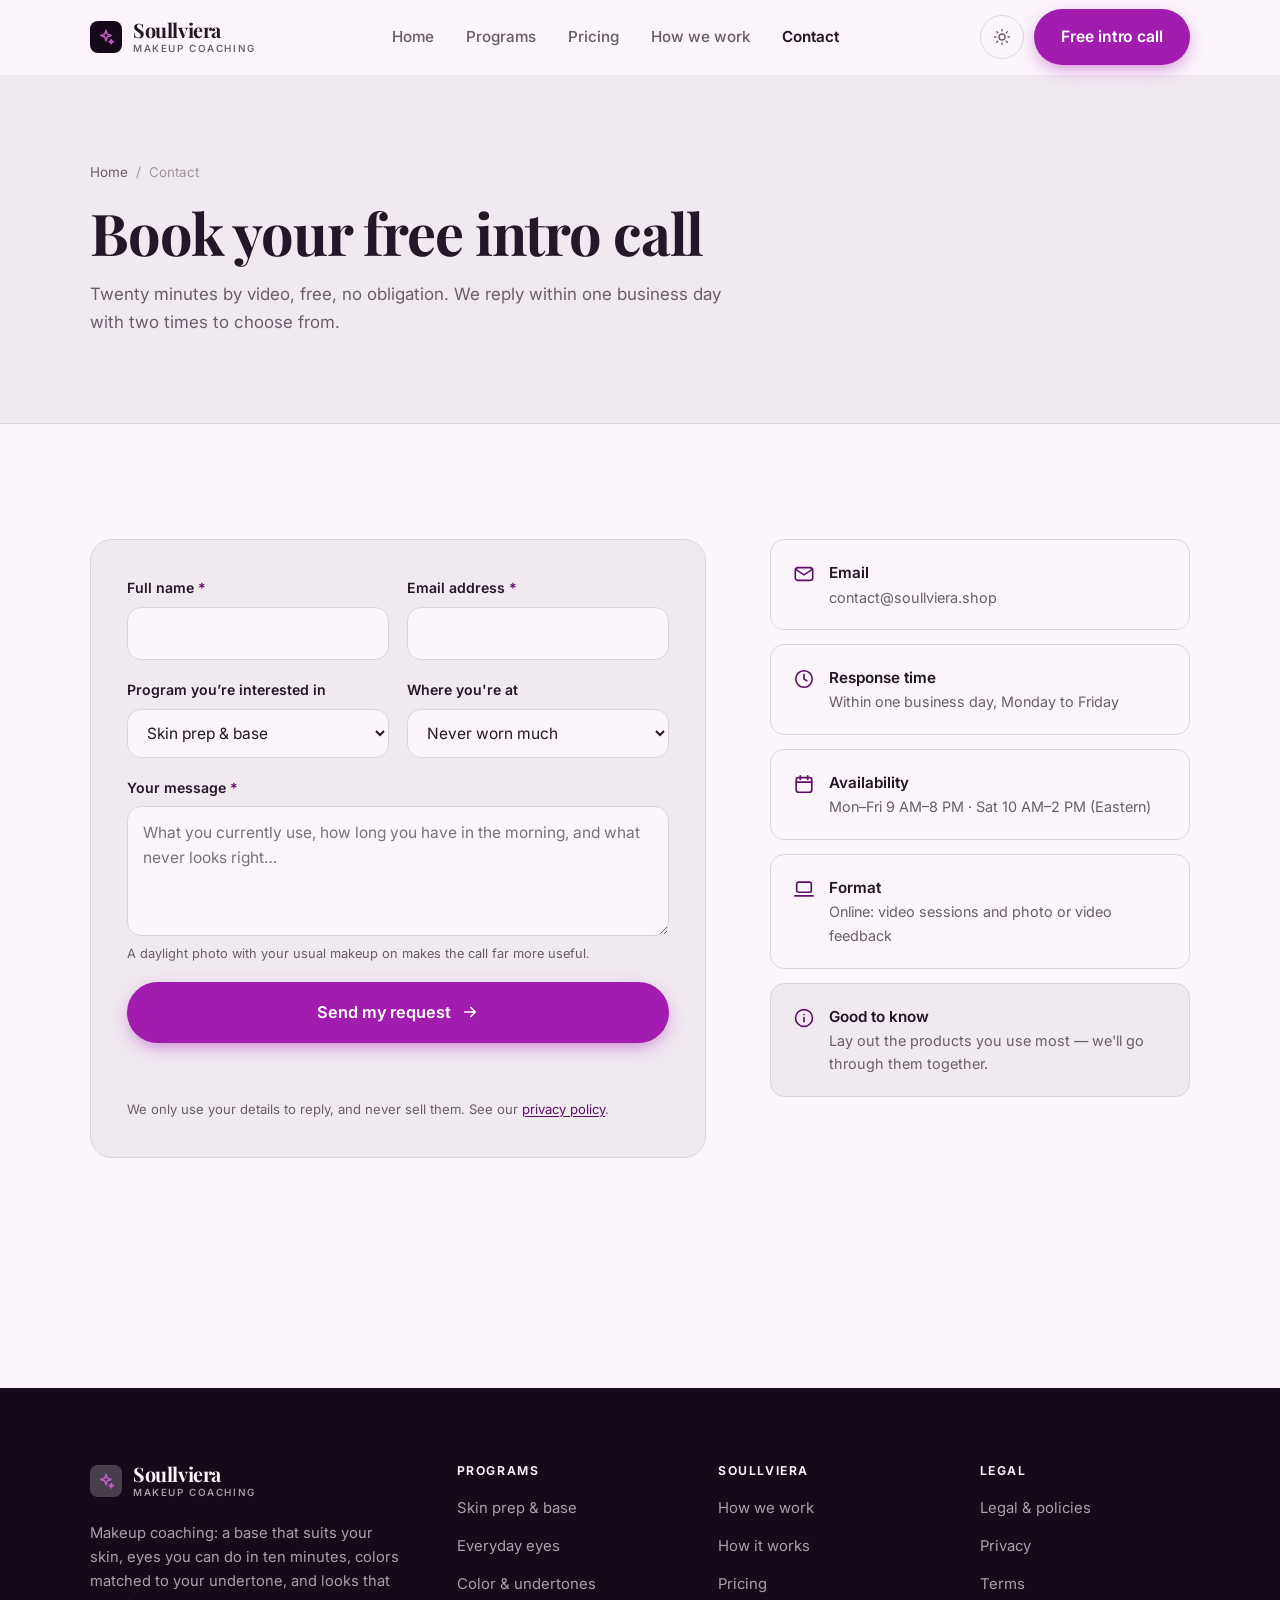
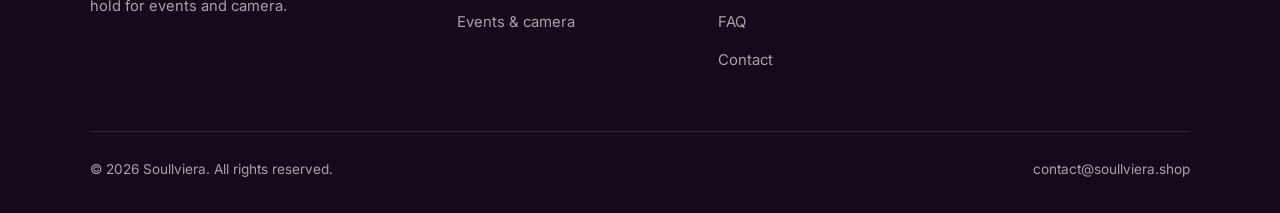
<file: contact.html>
<!DOCTYPE html>
<html lang="en" class="no-js">
<head>
<meta charset="utf-8">
<meta name="viewport" content="width=device-width, initial-scale=1">
<title>Contact — Soullviera</title>
<meta name="description" content="Book your free 20-minute intro call. We reply within one business day.">
<link rel="canonical" href="https://soullviera.shop/contact.html">

<meta property="og:type" content="website">
<meta property="og:url" content="https://soullviera.shop/contact.html">
<meta property="og:site_name" content="Soullviera">
<meta property="og:locale" content="en_US">
<meta property="og:title" content="Contact — Soullviera">
<meta property="og:description" content="Book your free 20-minute intro call. We reply within one business day.">
<meta name="theme-color" content="#16091a">

<link rel="icon" href="assets/img/favicon.svg" type="image/svg+xml">
<link rel="preconnect" href="https://fonts.googleapis.com">
<link rel="preconnect" href="https://fonts.gstatic.com" crossorigin>
<link rel="stylesheet" href="https://fonts.googleapis.com/css2?family=Playfair+Display:wght@400..900&family=Inter:wght@400..700&display=swap">
<link rel="stylesheet" href="assets/css/style.css">

<!-- Thème appliqué avant le premier rendu (évite le flash) -->
<script>
document.documentElement.classList.remove('no-js');
(function(){try{var t=localStorage.getItem('site-theme');if(t){document.documentElement.setAttribute('data-theme',t);}}catch(e){}})();
</script>
</head>

<body>
<a class="skip-link" href="#main">Skip to main content</a>

<header class="site-header">
  <nav class="wrap nav" aria-label="Main navigation">
    <a class="brand" href="index.html">
      <svg class="brand__mark" viewBox="0 0 64 64" aria-hidden="true">
        <rect class="bm-bg" width="64" height="64" rx="16"/>
        <g class="bm-ic" transform="translate(14 14) scale(1.5)" fill="none" stroke-width="2.1" stroke-linecap="round" stroke-linejoin="round"><path d="M12 3l1.8 5.2L19 10l-5.2 1.8L12 17l-1.8-5.2L5 10l5.2-1.8zM19 15.5l.8 2 2 .8-2 .8-.8 2-.8-2-2-.8 2-.8z"/></g>
      </svg>
      <span>Soullviera<span class="brand__sub">Makeup coaching</span></span>
    </a>

    <ul class="nav__links" id="nav-links">
      <li><a href="index.html">Home</a></li>
      <li><a href="programs.html">Programs</a></li>
      <li><a href="index.html#pricing">Pricing</a></li>
      <li><a href="about.html">How we work</a></li>
      <li><a href="contact.html" aria-current="page">Contact</a></li>
      <li><a class="btn btn--primary" href="contact.html">Free intro call</a></li>
    </ul>

    <div class="nav__cta">
      <button class="theme-toggle" type="button" aria-label="Switch to dark theme">
        <svg class="icon-sun" viewBox="0 0 24 24" fill="none" stroke="currentColor" stroke-width="1.8" stroke-linecap="round" aria-hidden="true"><circle cx="12" cy="12" r="4"/><path d="M12 2v2m0 16v2M2 12h2m16 0h2M4.9 4.9l1.4 1.4m11.4 11.4 1.4 1.4M19.1 4.9l-1.4 1.4M6.3 17.7l-1.4 1.4"/></svg>
        <svg class="icon-moon" viewBox="0 0 24 24" fill="none" stroke="currentColor" stroke-width="1.8" stroke-linecap="round" stroke-linejoin="round" aria-hidden="true"><path d="M21 12.8A9 9 0 1 1 11.2 3a7 7 0 0 0 9.8 9.8z"/></svg>
      </button>
      <a class="btn btn--primary" href="contact.html">Free intro call</a>
      <button class="nav__toggle" type="button" aria-expanded="false" aria-controls="nav-links" aria-label="Open menu">
        <svg class="icon-open" viewBox="0 0 24 24" fill="none" stroke="currentColor" stroke-width="2" stroke-linecap="round" aria-hidden="true"><path d="M3 6h18M3 12h18M3 18h18"/></svg>
        <svg class="icon-close" viewBox="0 0 24 24" fill="none" stroke="currentColor" stroke-width="2" stroke-linecap="round" aria-hidden="true"><path d="M6 6l12 12M18 6L6 18"/></svg>
      </button>
    </div>
  </nav>
</header>

<main id="main">

<section class="page-head">
  <div class="wrap">
    <nav class="breadcrumb" aria-label="Breadcrumb">
      <a href="index.html">Home</a><span>/</span><span aria-current="page">Contact</span>
    </nav>
    <h1>Book your free intro call</h1>
    <p>Twenty minutes by video, free, no obligation. We reply within one business day with two times to choose from.</p>
  </div>
</section>

<section class="section wrap">
  <div class="form-layout">

    <!--
      FORM: the action attribute holds a placeholder id. Create a free form at
      https://formspree.io and replace VOTRE_ID_FORMSPREE. Until then, the button
      opens the visitor's email app with a pre-filled message to contact@soullviera.shop.
    -->
    <form class="form" id="contact-form" action="https://formspree.io/f/VOTRE_ID_FORMSPREE" method="POST"
          data-email="contact@soullviera.shop" data-subject="Intro call request"
          data-msg-mail="Your email app will open with the message ready to send." data-msg-sending="Sending…"
          data-msg-ok="Thanks! Your message is on its way. We reply within one business day." data-msg-err="Sending failed. Please email us directly at">
      <div class="form__row">
        <div class="field">
          <label for="nom">Full name <span class="req" aria-hidden="true">*</span></label>
          <input type="text" id="nom" name="nom" autocomplete="name" required>
        </div>
        <div class="field">
          <label for="email">Email address <span class="req" aria-hidden="true">*</span></label>
          <input type="email" id="email" name="email" autocomplete="email" required>
        </div>
      </div>

      <div class="form__row">
        <div class="field">
          <label for="programme">Program you’re interested in</label>
          <select id="programme" name="programme">
            <option>Skin prep &amp; base</option>
            <option>Everyday eyes</option>
            <option>Color &amp; undertones</option>
            <option>Events &amp; camera</option>
            <option>Not sure yet</option>
          </select>
        </div>
        <div class="field">
          <label for="niveau">Where you're at</label>
          <select id="niveau" name="niveau">
            <option>Never worn much</option>
            <option>Same routine for years</option>
            <option>Confident, want more</option>
            <option>Event coming up</option>
          </select>
        </div>
      </div>

      <div class="field">
        <label for="message">Your message <span class="req" aria-hidden="true">*</span></label>
        <textarea id="message" name="message" required placeholder="What you currently use, how long you have in the morning, and what never looks right…"></textarea>
        <span class="field__hint">A daylight photo with your usual makeup on makes the call far more useful.</span>
      </div>

      <!-- Bot trap: hidden from humans -->
      <div class="visually-hidden" aria-hidden="true">
        <label for="site-web">Leave this field empty</label>
        <input type="text" id="site-web" name="_gotcha" tabindex="-1" autocomplete="off">
      </div>

      <button class="btn btn--primary btn--lg" type="submit">Send my request <svg viewBox="0 0 24 24" fill="none" stroke="currentColor" stroke-width="2.2" stroke-linecap="round" stroke-linejoin="round" aria-hidden="true"><path d="M5 12h14M13 6l6 6-6 6"/></svg></button>

      <p id="form-status" class="form__status" role="status" aria-live="polite"></p>

      <p class="form__note">
        We only use your details to reply, and never sell them. See our <a href="legal.html#privacy">privacy policy</a>.
      </p>
    </form>

    <aside class="contact-aside">
      <div class="contact-card">
        <svg viewBox="0 0 24 24" fill="none" stroke="currentColor" stroke-width="1.8" stroke-linecap="round" stroke-linejoin="round" aria-hidden="true"><rect x="2.5" y="5" width="19" height="14" rx="3"/><path d="M3 7l9 6 9-6"/></svg>
        <div><b>Email</b><a href="mailto:contact@soullviera.shop">contact@soullviera.shop</a></div>
      </div>
      <div class="contact-card">
        <svg viewBox="0 0 24 24" fill="none" stroke="currentColor" stroke-width="1.8" stroke-linecap="round" stroke-linejoin="round" aria-hidden="true"><circle cx="12" cy="12" r="9"/><path d="M12 7v5l3.2 2"/></svg>
        <div><b>Response time</b><span>Within one business day, Monday to Friday</span></div>
      </div>
      <div class="contact-card">
        <svg viewBox="0 0 24 24" fill="none" stroke="currentColor" stroke-width="1.8" stroke-linecap="round" stroke-linejoin="round" aria-hidden="true"><rect x="3.5" y="5" width="17" height="16" rx="2.5"/><path d="M8 3v4M16 3v4M3.5 10h17"/></svg>
        <div><b>Availability</b><span>Mon–Fri 9 AM–8 PM · Sat 10 AM–2 PM (Eastern)</span></div>
      </div>
      <div class="contact-card">
        <svg viewBox="0 0 24 24" fill="none" stroke="currentColor" stroke-width="1.8" stroke-linecap="round" stroke-linejoin="round" aria-hidden="true"><rect x="4" y="4.5" width="16" height="11" rx="2"/><path d="M2 19.5h20"/></svg>
        <div><b>Format</b><span>Online: video sessions and photo or video feedback</span></div>
      </div>
      <div class="contact-card contact-card--soft">
        <svg viewBox="0 0 24 24" fill="none" stroke="currentColor" stroke-width="1.8" stroke-linecap="round" stroke-linejoin="round" aria-hidden="true"><circle cx="12" cy="12" r="9.2"/><path d="M12 16v-4.5M12 8.2v.1"/></svg>
        <div><b>Good to know</b><span>Lay out the products you use most — we'll go through them together.</span></div>
      </div>
    </aside>

  </div>
</section>

</main>

<footer class="site-footer">
  <div class="wrap">
    <div class="footer__grid">
      <div class="footer__brand">
        <a class="brand" href="index.html">
          <svg class="brand__mark" viewBox="0 0 64 64" aria-hidden="true">
        <rect class="bm-bg" width="64" height="64" rx="16"/>
        <g class="bm-ic" transform="translate(14 14) scale(1.5)" fill="none" stroke-width="2.1" stroke-linecap="round" stroke-linejoin="round"><path d="M12 3l1.8 5.2L19 10l-5.2 1.8L12 17l-1.8-5.2L5 10l5.2-1.8zM19 15.5l.8 2 2 .8-2 .8-.8 2-.8-2-2-.8 2-.8z"/></g>
      </svg>
          <span>Soullviera<span class="brand__sub">Makeup coaching</span></span>
        </a>
        <p>Makeup coaching: a base that suits your skin, eyes you can do in ten minutes, colors matched to your undertone, and looks that hold for events and camera.</p>
      </div>

      <div class="footer__col">
        <h4>Programs</h4>
        <ul>
          <li><a href="programs.html#base">Skin prep &amp; base</a></li>
          <li><a href="programs.html#eyes">Everyday eyes</a></li>
          <li><a href="programs.html#color">Color &amp; undertones</a></li>
          <li><a href="programs.html#events">Events &amp; camera</a></li>
        </ul>
      </div>

      <div class="footer__col">
        <h4>Soullviera</h4>
        <ul>
          <li><a href="about.html">How we work</a></li>
          <li><a href="index.html#how-it-works">How it works</a></li>
          <li><a href="index.html#pricing">Pricing</a></li>
          <li><a href="index.html#faq">FAQ</a></li>
          <li><a href="contact.html">Contact</a></li>
        </ul>
      </div>

      <div class="footer__col">
        <h4>Legal</h4>
        <ul>
          <li><a href="legal.html">Legal &amp; policies</a></li>
          <li><a href="legal.html#privacy">Privacy</a></li>
          <li><a href="legal.html#terms">Terms</a></li>
        </ul>
      </div>
    </div>

    <div class="footer__bottom">
      <p>© <span data-year>2026</span> Soullviera. All rights reserved.</p>
      <p><a href="mailto:contact@soullviera.shop">contact@soullviera.shop</a></p>
    </div>
  </div>
</footer>

<script src="assets/js/main.js" defer></script>
</body>
</html>
</file>
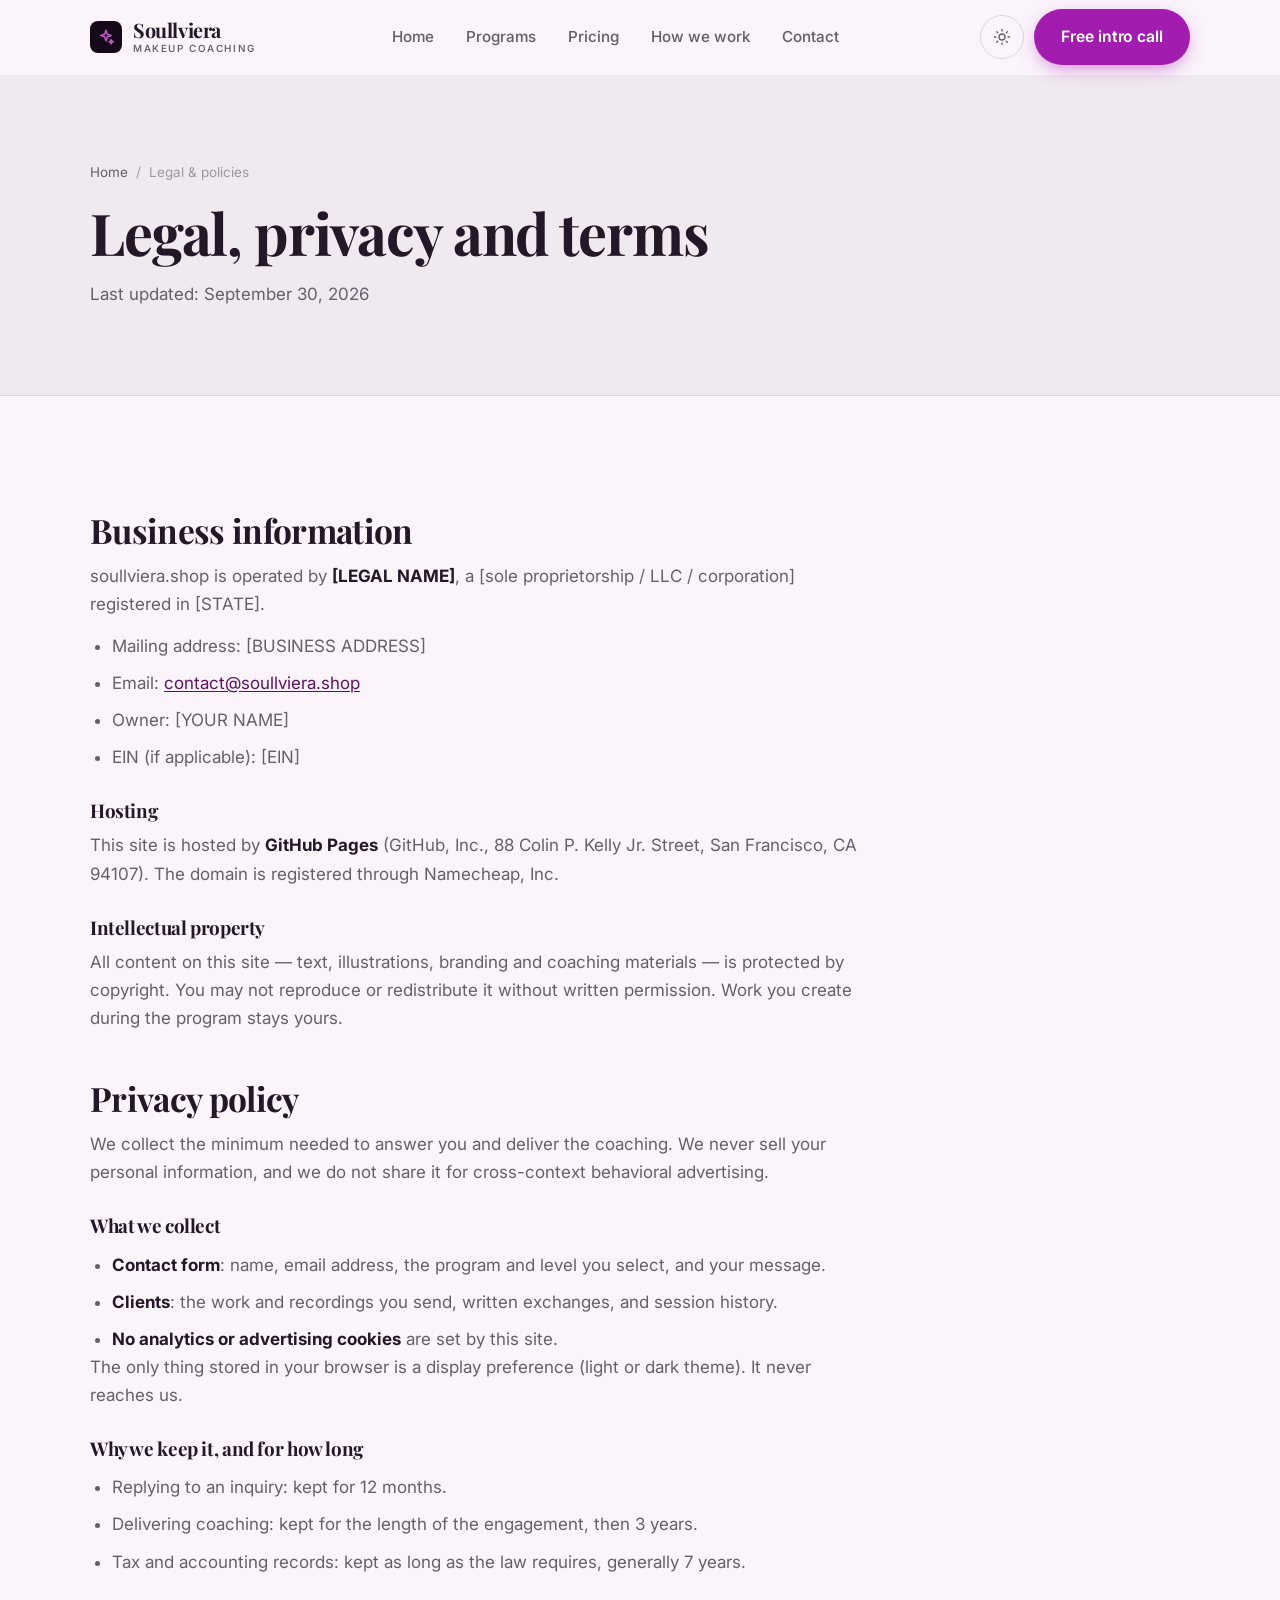
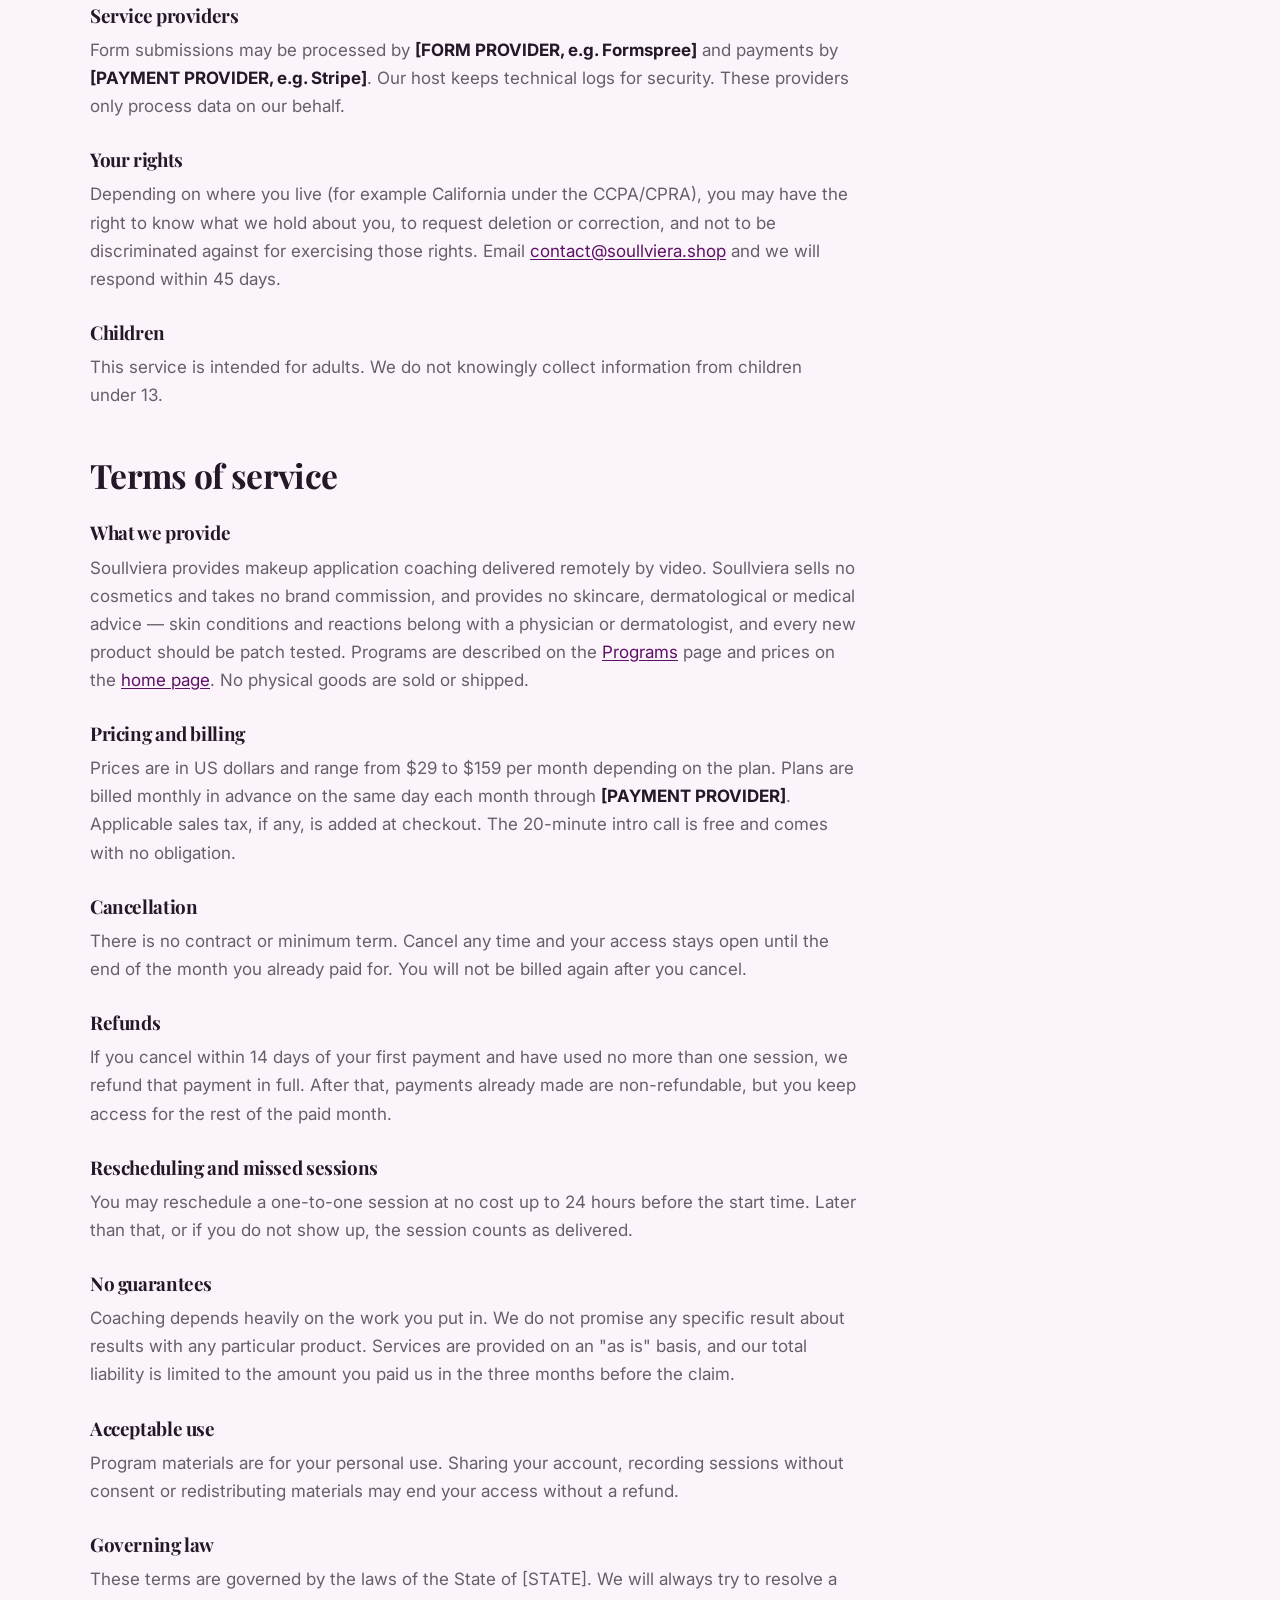
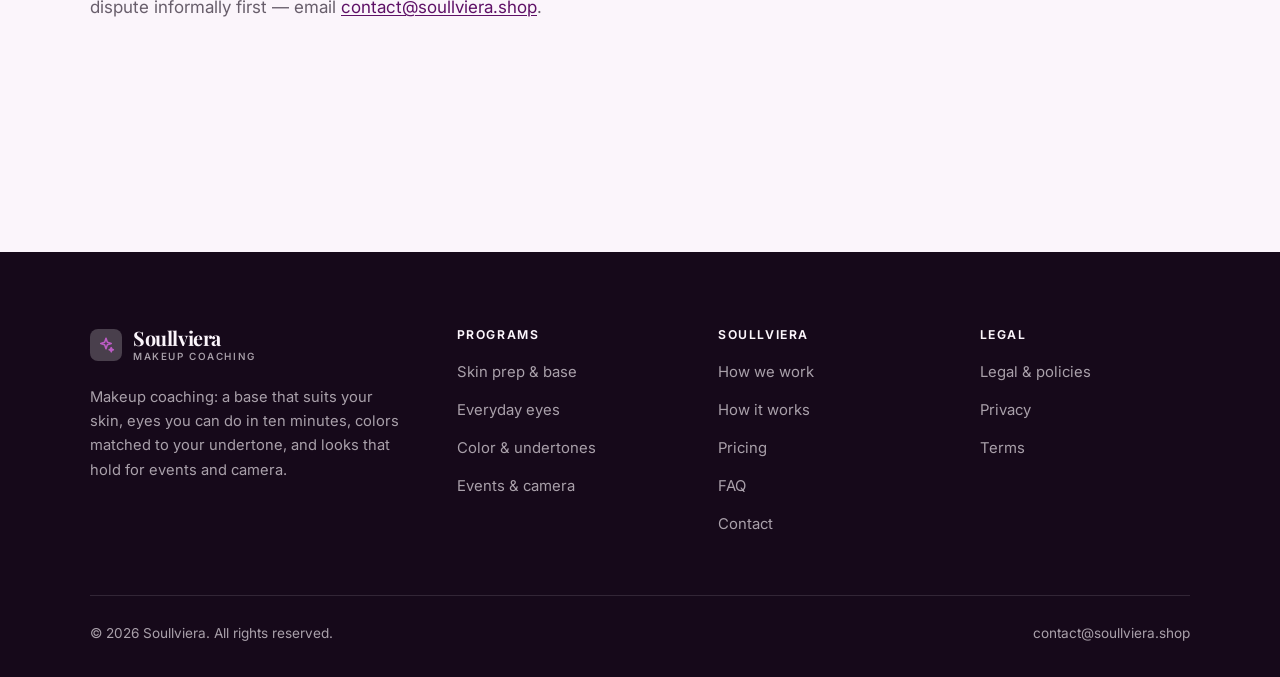
<file: legal.html>
<!DOCTYPE html>
<html lang="en" class="no-js">
<head>
<meta charset="utf-8">
<meta name="viewport" content="width=device-width, initial-scale=1">
<title>Legal, privacy and terms — Soullviera</title>
<meta name="description" content="Business information, privacy policy and terms of service for Soullviera.">
<meta name="robots" content="noindex">

<meta property="og:type" content="website">
<meta property="og:url" content="https://soullviera.shop/legal.html">
<meta property="og:site_name" content="Soullviera">
<meta property="og:locale" content="en_US">
<meta property="og:title" content="Legal, privacy and terms — Soullviera">
<meta property="og:description" content="Business information, privacy policy and terms of service for Soullviera.">
<meta name="theme-color" content="#16091a">

<link rel="icon" href="assets/img/favicon.svg" type="image/svg+xml">
<link rel="preconnect" href="https://fonts.googleapis.com">
<link rel="preconnect" href="https://fonts.gstatic.com" crossorigin>
<link rel="stylesheet" href="https://fonts.googleapis.com/css2?family=Playfair+Display:wght@400..900&family=Inter:wght@400..700&display=swap">
<link rel="stylesheet" href="assets/css/style.css">

<!-- Thème appliqué avant le premier rendu (évite le flash) -->
<script>
document.documentElement.classList.remove('no-js');
(function(){try{var t=localStorage.getItem('site-theme');if(t){document.documentElement.setAttribute('data-theme',t);}}catch(e){}})();
</script>
</head>

<body>
<a class="skip-link" href="#main">Skip to main content</a>

<header class="site-header">
  <nav class="wrap nav" aria-label="Main navigation">
    <a class="brand" href="index.html">
      <svg class="brand__mark" viewBox="0 0 64 64" aria-hidden="true">
        <rect class="bm-bg" width="64" height="64" rx="16"/>
        <g class="bm-ic" transform="translate(14 14) scale(1.5)" fill="none" stroke-width="2.1" stroke-linecap="round" stroke-linejoin="round"><path d="M12 3l1.8 5.2L19 10l-5.2 1.8L12 17l-1.8-5.2L5 10l5.2-1.8zM19 15.5l.8 2 2 .8-2 .8-.8 2-.8-2-2-.8 2-.8z"/></g>
      </svg>
      <span>Soullviera<span class="brand__sub">Makeup coaching</span></span>
    </a>

    <ul class="nav__links" id="nav-links">
      <li><a href="index.html">Home</a></li>
      <li><a href="programs.html">Programs</a></li>
      <li><a href="index.html#pricing">Pricing</a></li>
      <li><a href="about.html">How we work</a></li>
      <li><a href="contact.html">Contact</a></li>
      <li><a class="btn btn--primary" href="contact.html">Free intro call</a></li>
    </ul>

    <div class="nav__cta">
      <button class="theme-toggle" type="button" aria-label="Switch to dark theme">
        <svg class="icon-sun" viewBox="0 0 24 24" fill="none" stroke="currentColor" stroke-width="1.8" stroke-linecap="round" aria-hidden="true"><circle cx="12" cy="12" r="4"/><path d="M12 2v2m0 16v2M2 12h2m16 0h2M4.9 4.9l1.4 1.4m11.4 11.4 1.4 1.4M19.1 4.9l-1.4 1.4M6.3 17.7l-1.4 1.4"/></svg>
        <svg class="icon-moon" viewBox="0 0 24 24" fill="none" stroke="currentColor" stroke-width="1.8" stroke-linecap="round" stroke-linejoin="round" aria-hidden="true"><path d="M21 12.8A9 9 0 1 1 11.2 3a7 7 0 0 0 9.8 9.8z"/></svg>
      </button>
      <a class="btn btn--primary" href="contact.html">Free intro call</a>
      <button class="nav__toggle" type="button" aria-expanded="false" aria-controls="nav-links" aria-label="Open menu">
        <svg class="icon-open" viewBox="0 0 24 24" fill="none" stroke="currentColor" stroke-width="2" stroke-linecap="round" aria-hidden="true"><path d="M3 6h18M3 12h18M3 18h18"/></svg>
        <svg class="icon-close" viewBox="0 0 24 24" fill="none" stroke="currentColor" stroke-width="2" stroke-linecap="round" aria-hidden="true"><path d="M6 6l12 12M18 6L6 18"/></svg>
      </button>
    </div>
  </nav>
</header>

<main id="main">

<section class="page-head">
  <div class="wrap">
    <nav class="breadcrumb" aria-label="Breadcrumb">
      <a href="index.html">Home</a><span>/</span><span aria-current="page">Legal &amp; policies</span>
    </nav>
    <h1>Legal, privacy and terms</h1>
    <p>Last updated: <time datetime="2026-09-30">September 30, 2026</time></p>
  </div>
</section>

<section class="section wrap">
  <div class="prose">

    <!--
      TO DO: this is a skeleton, not legal advice. Replace every [BRACKET] with
      your real details before selling, and have a lawyer review it if you can.
      Consumer protection rules differ by state.
    -->

    <h2 id="business">Business information</h2>
    <p>
      soullviera.shop is operated by <strong>[LEGAL NAME]</strong>, a [sole proprietorship / LLC / corporation]
      registered in [STATE].
    </p>
    <ul>
      <li>Mailing address: [BUSINESS ADDRESS]</li>
      <li>Email: <a href="mailto:contact@soullviera.shop">contact@soullviera.shop</a></li>
      <li>Owner: [YOUR NAME]</li>
      <li>EIN (if applicable): [EIN]</li>
    </ul>

    <h3>Hosting</h3>
    <p>
      This site is hosted by <strong>GitHub Pages</strong> (GitHub, Inc., 88 Colin P. Kelly Jr. Street,
      San Francisco, CA 94107). The domain is registered through Namecheap, Inc.
    </p>

    <h3>Intellectual property</h3>
    <p>
      All content on this site — text, illustrations, branding and coaching materials — is protected by
      copyright. You may not reproduce or redistribute it without written permission. Work you create during
      the program stays yours.
    </p>

    <h2 id="privacy">Privacy policy</h2>
    <p>
      We collect the minimum needed to answer you and deliver the coaching. We never sell your personal
      information, and we do not share it for cross-context behavioral advertising.
    </p>
    <h3>What we collect</h3>
    <ul>
      <li><strong>Contact form</strong>: name, email address, the program and level you select, and your message.</li>
      <li><strong>Clients</strong>: the work and recordings you send, written exchanges, and session history.</li>
      <li><strong>No analytics or advertising cookies</strong> are set by this site.</li>
    </ul>
    <p>
      The only thing stored in your browser is a display preference (light or dark theme). It never reaches us.
    </p>
    <h3>Why we keep it, and for how long</h3>
    <ul>
      <li>Replying to an inquiry: kept for 12 months.</li>
      <li>Delivering coaching: kept for the length of the engagement, then 3 years.</li>
      <li>Tax and accounting records: kept as long as the law requires, generally 7 years.</li>
    </ul>
    <h3>Service providers</h3>
    <p>
      Form submissions may be processed by <strong>[FORM PROVIDER, e.g. Formspree]</strong> and payments by
      <strong>[PAYMENT PROVIDER, e.g. Stripe]</strong>. Our host keeps technical logs for security. These
      providers only process data on our behalf.
    </p>
    <h3>Your rights</h3>
    <p>
      Depending on where you live (for example California under the CCPA/CPRA), you may have the right to
      know what we hold about you, to request deletion or correction, and not to be discriminated against for
      exercising those rights. Email <a href="mailto:contact@soullviera.shop">contact@soullviera.shop</a> and we will respond within 45 days.
    </p>
    <h3>Children</h3>
    <p>
      This service is intended for adults. We do not knowingly collect information from children under 13.
    </p>

    <h2 id="terms">Terms of service</h2>
    <h3>What we provide</h3>
    <p>
      Soullviera provides makeup application coaching delivered remotely by video. Soullviera sells no cosmetics and takes no brand commission, and provides no skincare, dermatological or medical advice — skin conditions and reactions belong with a physician or dermatologist, and every new product should be patch tested. Programs are described on the
      <a href="programs.html">Programs</a> page and prices on the <a href="index.html#pricing">home page</a>.
      No physical goods are sold or shipped.
    </p>
    <h3>Pricing and billing</h3>
    <p>
      Prices are in US dollars and range from $29 to $159 per month
      depending on the plan. Plans are billed monthly in advance on the same day each month through
      <strong>[PAYMENT PROVIDER]</strong>. Applicable sales tax, if any, is added at checkout.
      The 20-minute intro call is free and comes with no obligation.
    </p>
    <h3>Cancellation</h3>
    <p>
      There is no contract or minimum term. Cancel any time and your access stays open until the end of the
      month you already paid for. You will not be billed again after you cancel.
    </p>
    <h3>Refunds</h3>
    <p>
      If you cancel within 14 days of your first payment and have used no more than one session, we refund
      that payment in full. After that, payments already made are non-refundable, but you keep access for the
      rest of the paid month.
    </p>
    <h3>Rescheduling and missed sessions</h3>
    <p>
      You may reschedule a one-to-one session at no cost up to 24 hours before the start time. Later than
      that, or if you do not show up, the session counts as delivered.
    </p>
    <h3>No guarantees</h3>
    <p>
      Coaching depends heavily on the work you put in. We do not promise any specific result
      about results with any particular product. Services are provided on an "as is" basis, and our total
      liability is limited to the amount you paid us in the three months before the claim.
    </p>
    <h3>Acceptable use</h3>
    <p>
      Program materials are for your personal use. Sharing your account, recording sessions without consent
      or redistributing materials may end your access without a refund.
    </p>
    <h3>Governing law</h3>
    <p>
      These terms are governed by the laws of the State of [STATE]. We will always try to resolve a dispute
      informally first — email <a href="mailto:contact@soullviera.shop">contact@soullviera.shop</a>.
    </p>

  </div>
</section>

</main>

<footer class="site-footer">
  <div class="wrap">
    <div class="footer__grid">
      <div class="footer__brand">
        <a class="brand" href="index.html">
          <svg class="brand__mark" viewBox="0 0 64 64" aria-hidden="true">
        <rect class="bm-bg" width="64" height="64" rx="16"/>
        <g class="bm-ic" transform="translate(14 14) scale(1.5)" fill="none" stroke-width="2.1" stroke-linecap="round" stroke-linejoin="round"><path d="M12 3l1.8 5.2L19 10l-5.2 1.8L12 17l-1.8-5.2L5 10l5.2-1.8zM19 15.5l.8 2 2 .8-2 .8-.8 2-.8-2-2-.8 2-.8z"/></g>
      </svg>
          <span>Soullviera<span class="brand__sub">Makeup coaching</span></span>
        </a>
        <p>Makeup coaching: a base that suits your skin, eyes you can do in ten minutes, colors matched to your undertone, and looks that hold for events and camera.</p>
      </div>

      <div class="footer__col">
        <h4>Programs</h4>
        <ul>
          <li><a href="programs.html#base">Skin prep &amp; base</a></li>
          <li><a href="programs.html#eyes">Everyday eyes</a></li>
          <li><a href="programs.html#color">Color &amp; undertones</a></li>
          <li><a href="programs.html#events">Events &amp; camera</a></li>
        </ul>
      </div>

      <div class="footer__col">
        <h4>Soullviera</h4>
        <ul>
          <li><a href="about.html">How we work</a></li>
          <li><a href="index.html#how-it-works">How it works</a></li>
          <li><a href="index.html#pricing">Pricing</a></li>
          <li><a href="index.html#faq">FAQ</a></li>
          <li><a href="contact.html">Contact</a></li>
        </ul>
      </div>

      <div class="footer__col">
        <h4>Legal</h4>
        <ul>
          <li><a href="legal.html">Legal &amp; policies</a></li>
          <li><a href="legal.html#privacy">Privacy</a></li>
          <li><a href="legal.html#terms">Terms</a></li>
        </ul>
      </div>
    </div>

    <div class="footer__bottom">
      <p>© <span data-year>2026</span> Soullviera. All rights reserved.</p>
      <p><a href="mailto:contact@soullviera.shop">contact@soullviera.shop</a></p>
    </div>
  </div>
</footer>

<script src="assets/js/main.js" defer></script>
</body>
</html>
</file>
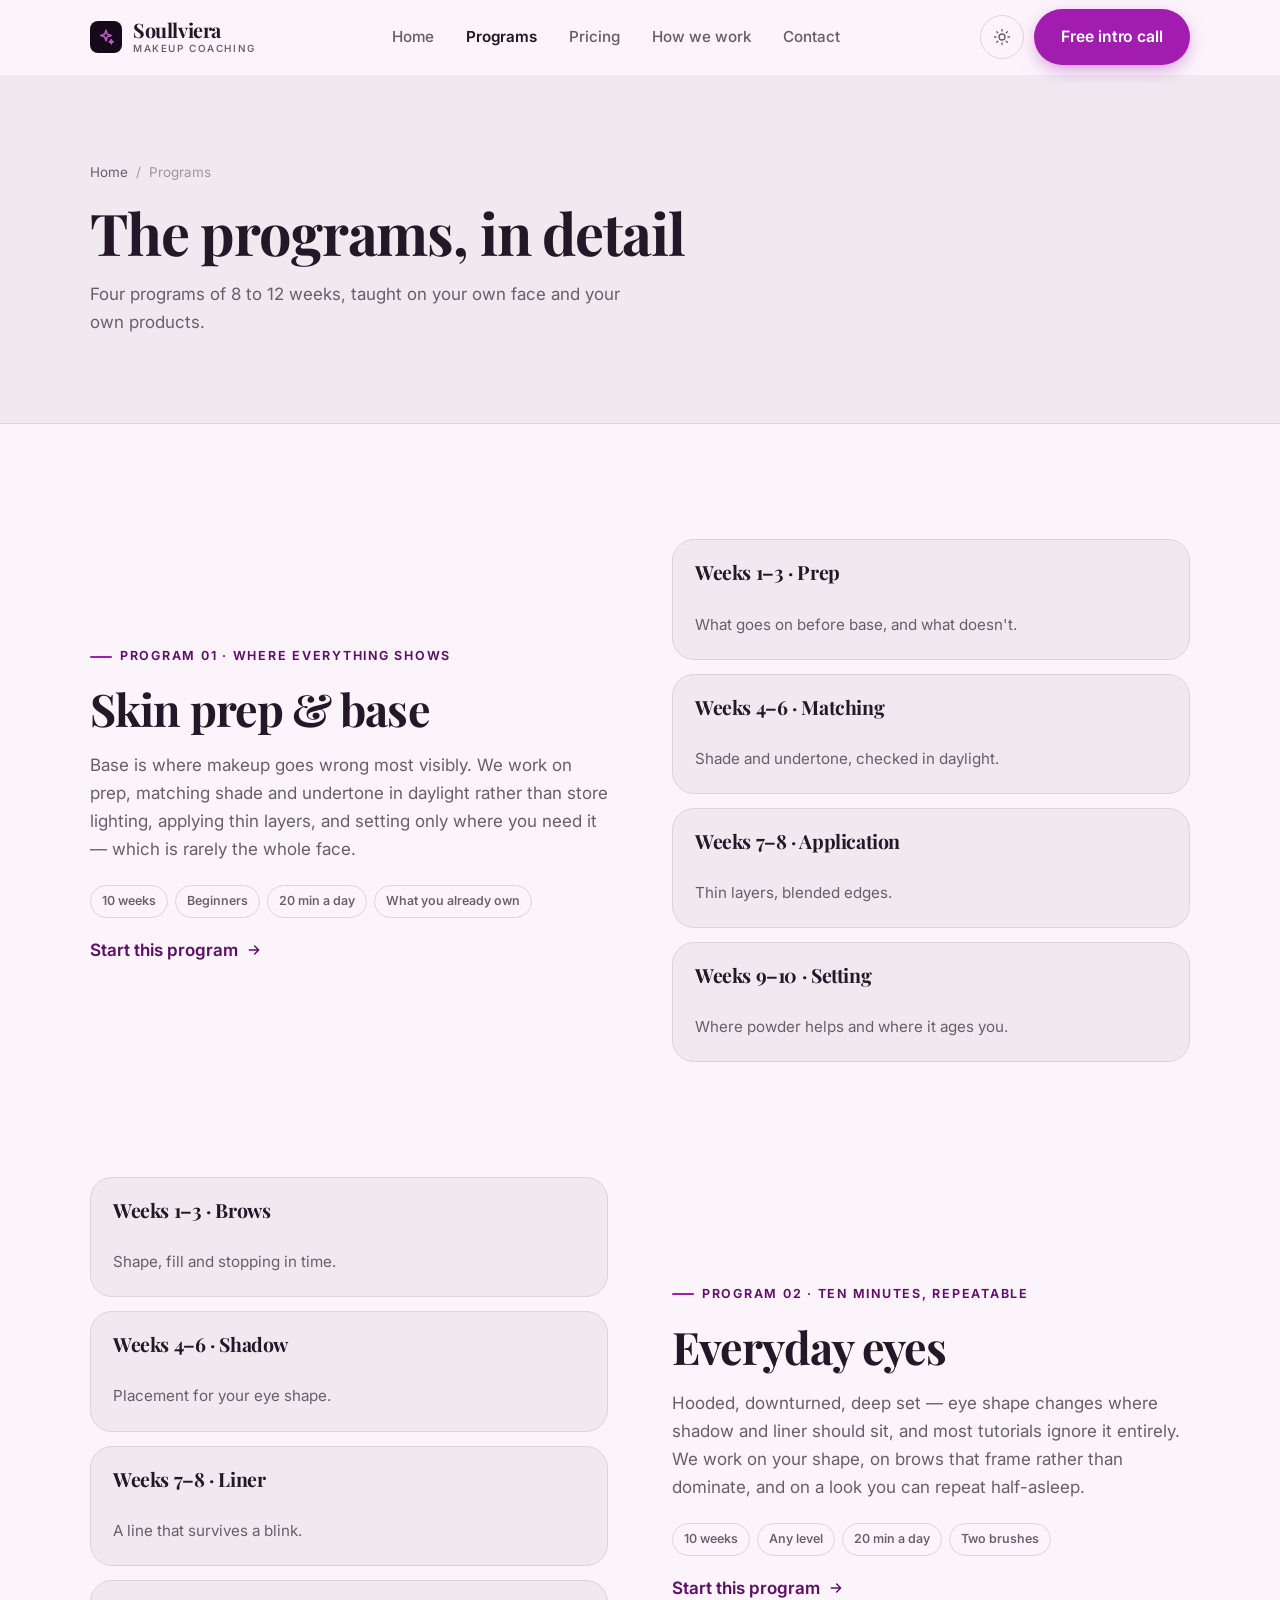
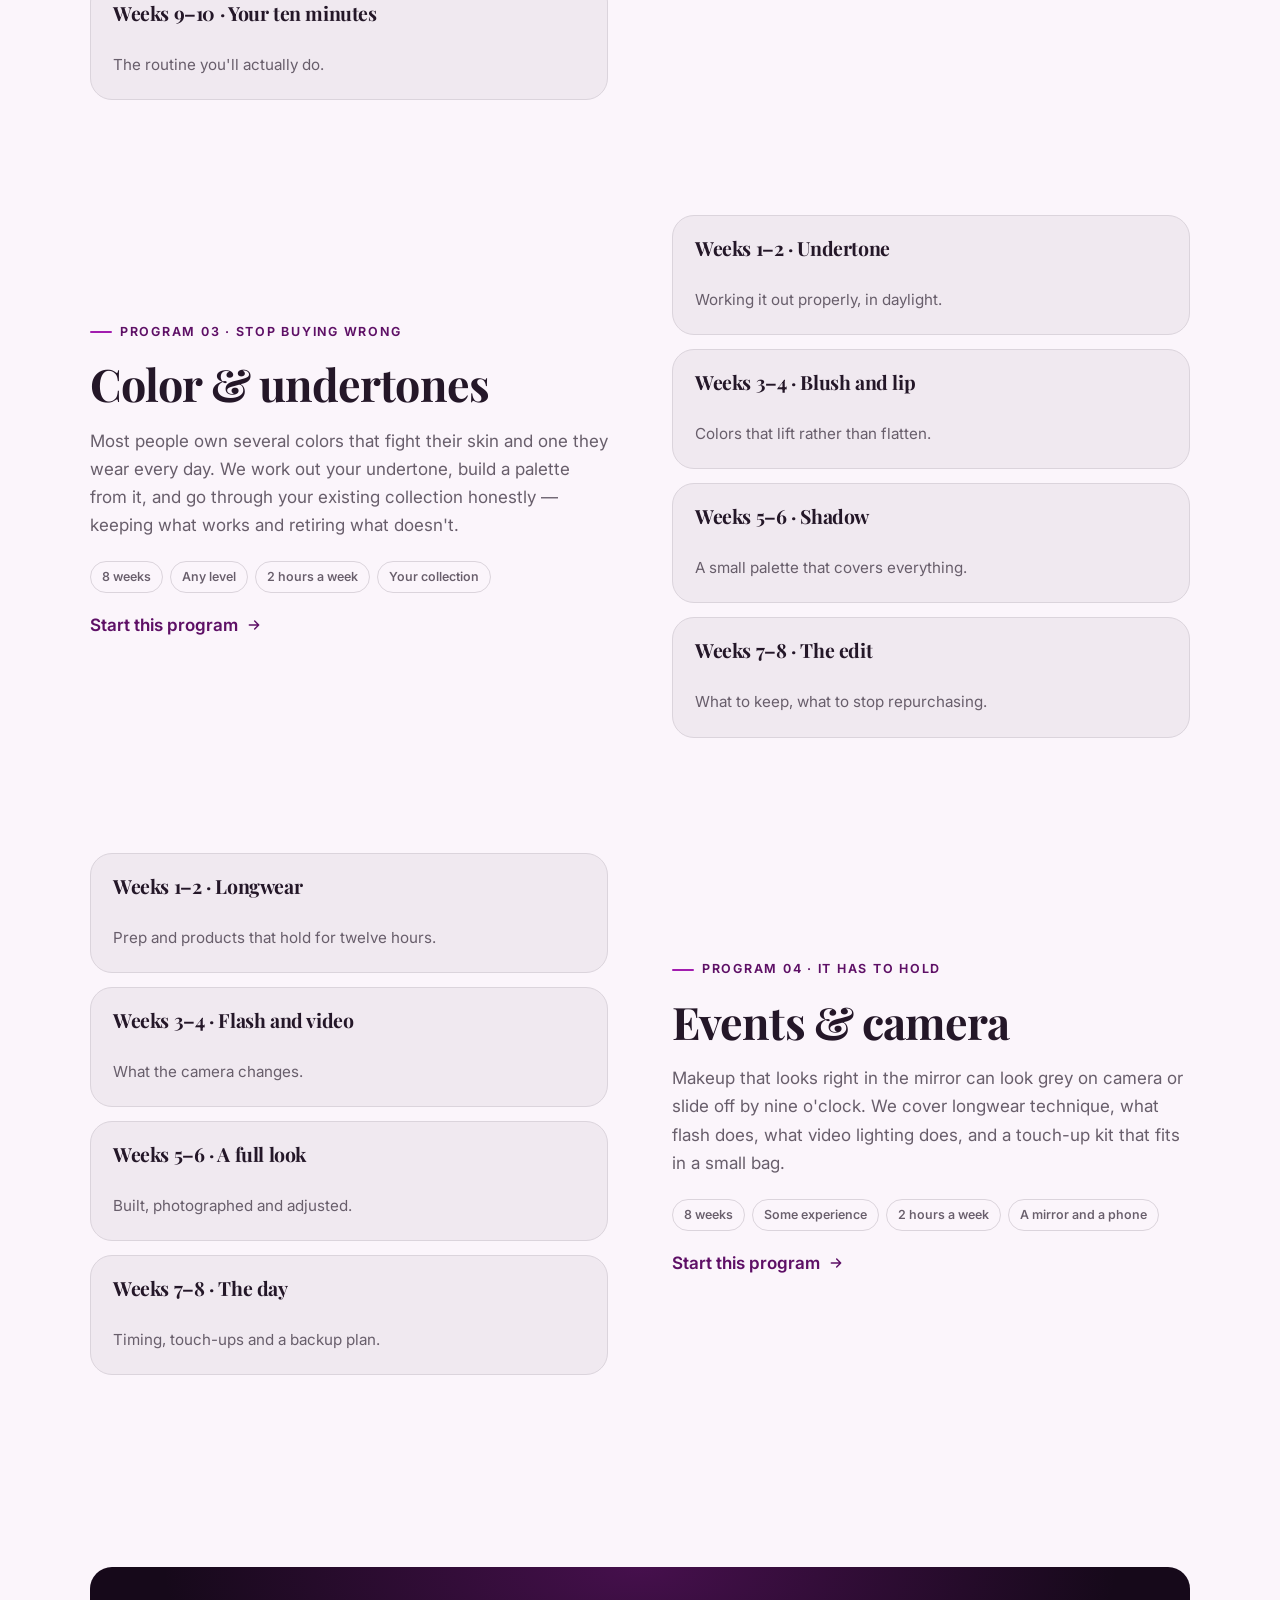
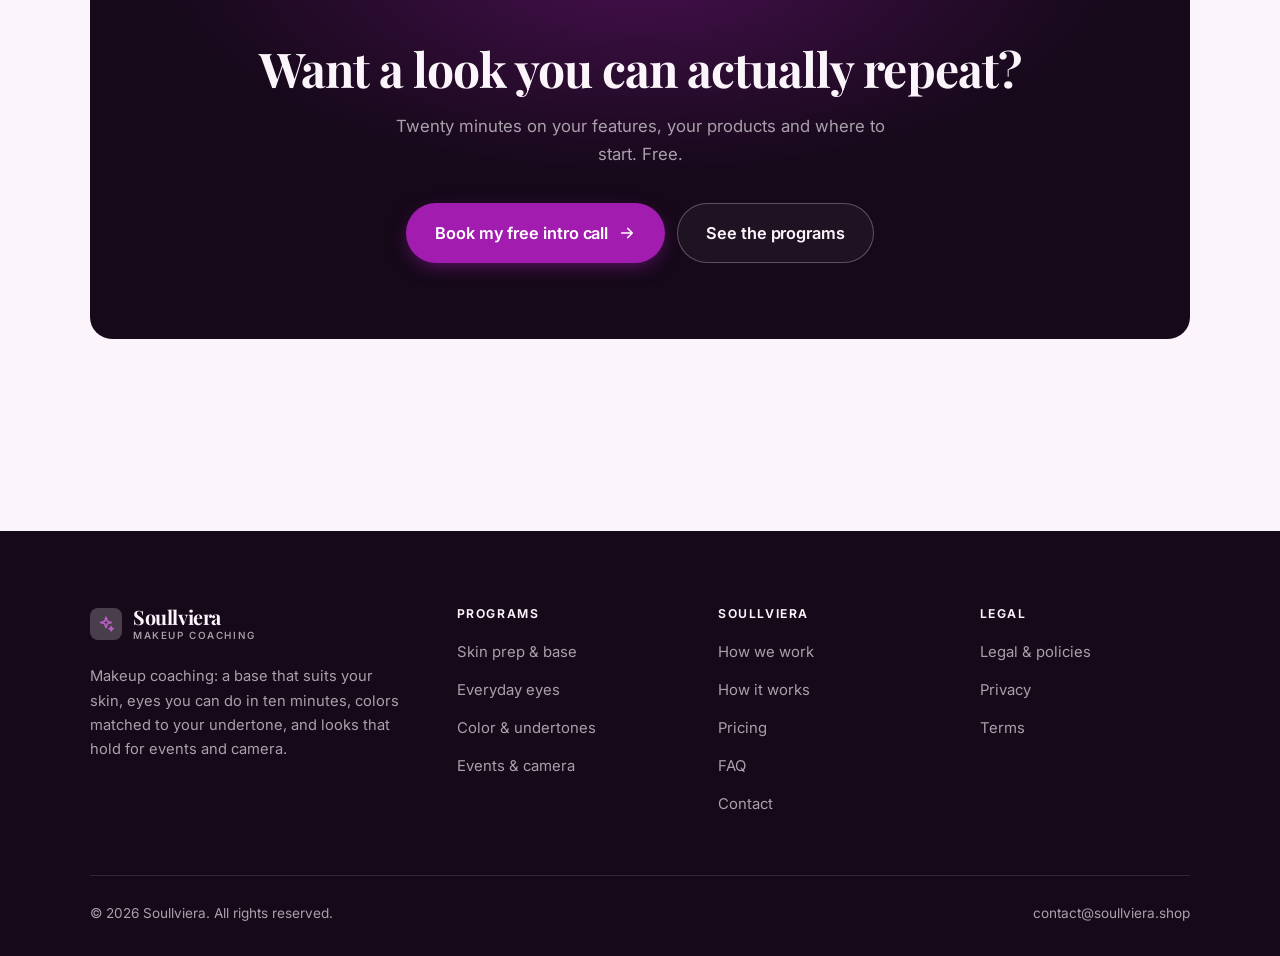
<file: programs.html>
<!DOCTYPE html>
<html lang="en" class="no-js">
<head>
<meta charset="utf-8">
<meta name="viewport" content="width=device-width, initial-scale=1">
<title>Programs — Soullviera</title>
<meta name="description" content="Makeup coaching programs: skin prep and base, everyday eyes, color and undertones, events and camera.">
<link rel="canonical" href="https://soullviera.shop/programs.html">

<meta property="og:type" content="website">
<meta property="og:url" content="https://soullviera.shop/programs.html">
<meta property="og:site_name" content="Soullviera">
<meta property="og:locale" content="en_US">
<meta property="og:title" content="Programs — Soullviera">
<meta property="og:description" content="Makeup coaching programs: skin prep and base, everyday eyes, color and undertones, events and camera.">
<meta name="theme-color" content="#16091a">

<link rel="icon" href="assets/img/favicon.svg" type="image/svg+xml">
<link rel="preconnect" href="https://fonts.googleapis.com">
<link rel="preconnect" href="https://fonts.gstatic.com" crossorigin>
<link rel="stylesheet" href="https://fonts.googleapis.com/css2?family=Playfair+Display:wght@400..900&family=Inter:wght@400..700&display=swap">
<link rel="stylesheet" href="assets/css/style.css">

<!-- Thème appliqué avant le premier rendu (évite le flash) -->
<script>
document.documentElement.classList.remove('no-js');
(function(){try{var t=localStorage.getItem('site-theme');if(t){document.documentElement.setAttribute('data-theme',t);}}catch(e){}})();
</script>
</head>

<body>
<a class="skip-link" href="#main">Skip to main content</a>

<header class="site-header">
  <nav class="wrap nav" aria-label="Main navigation">
    <a class="brand" href="index.html">
      <svg class="brand__mark" viewBox="0 0 64 64" aria-hidden="true">
        <rect class="bm-bg" width="64" height="64" rx="16"/>
        <g class="bm-ic" transform="translate(14 14) scale(1.5)" fill="none" stroke-width="2.1" stroke-linecap="round" stroke-linejoin="round"><path d="M12 3l1.8 5.2L19 10l-5.2 1.8L12 17l-1.8-5.2L5 10l5.2-1.8zM19 15.5l.8 2 2 .8-2 .8-.8 2-.8-2-2-.8 2-.8z"/></g>
      </svg>
      <span>Soullviera<span class="brand__sub">Makeup coaching</span></span>
    </a>

    <ul class="nav__links" id="nav-links">
      <li><a href="index.html">Home</a></li>
      <li><a href="programs.html" aria-current="page">Programs</a></li>
      <li><a href="index.html#pricing">Pricing</a></li>
      <li><a href="about.html">How we work</a></li>
      <li><a href="contact.html">Contact</a></li>
      <li><a class="btn btn--primary" href="contact.html">Free intro call</a></li>
    </ul>

    <div class="nav__cta">
      <button class="theme-toggle" type="button" aria-label="Switch to dark theme">
        <svg class="icon-sun" viewBox="0 0 24 24" fill="none" stroke="currentColor" stroke-width="1.8" stroke-linecap="round" aria-hidden="true"><circle cx="12" cy="12" r="4"/><path d="M12 2v2m0 16v2M2 12h2m16 0h2M4.9 4.9l1.4 1.4m11.4 11.4 1.4 1.4M19.1 4.9l-1.4 1.4M6.3 17.7l-1.4 1.4"/></svg>
        <svg class="icon-moon" viewBox="0 0 24 24" fill="none" stroke="currentColor" stroke-width="1.8" stroke-linecap="round" stroke-linejoin="round" aria-hidden="true"><path d="M21 12.8A9 9 0 1 1 11.2 3a7 7 0 0 0 9.8 9.8z"/></svg>
      </button>
      <a class="btn btn--primary" href="contact.html">Free intro call</a>
      <button class="nav__toggle" type="button" aria-expanded="false" aria-controls="nav-links" aria-label="Open menu">
        <svg class="icon-open" viewBox="0 0 24 24" fill="none" stroke="currentColor" stroke-width="2" stroke-linecap="round" aria-hidden="true"><path d="M3 6h18M3 12h18M3 18h18"/></svg>
        <svg class="icon-close" viewBox="0 0 24 24" fill="none" stroke="currentColor" stroke-width="2" stroke-linecap="round" aria-hidden="true"><path d="M6 6l12 12M18 6L6 18"/></svg>
      </button>
    </div>
  </nav>
</header>

<main id="main">

<section class="page-head">
  <div class="wrap">
    <nav class="breadcrumb" aria-label="Breadcrumb">
      <a href="index.html">Home</a><span>/</span><span aria-current="page">Programs</span>
    </nav>
    <h1>The programs, in detail</h1>
    <p>Four programs of 8 to 12 weeks, taught on your own face and your own products.</p>
  </div>
</section>

<section class="section wrap" id="base">
  <div class="split reveal">
    <div>
      <span class="eyebrow">Program 01 · Where everything shows</span>
      <h2>Skin prep &amp; base</h2>
      <p>Base is where makeup goes wrong most visibly. We work on prep, matching shade and undertone in daylight rather than store lighting, applying thin layers, and setting only where you need it — which is rarely the whole face.</p>
      <ul class="tags"><li>10 weeks</li><li>Beginners</li><li>20 min a day</li><li>What you already own</li></ul>
      <p><a class="arrow-link" href="contact.html">Start this program <svg viewBox="0 0 24 24" fill="none" stroke="currentColor" stroke-width="2.2" stroke-linecap="round" stroke-linejoin="round" aria-hidden="true"><path d="M5 12h14M13 6l6 6-6 6"/></svg></a></p>
    </div>
    <div class="grid grid--2 grid--tight">
      <article class="card card--sm">
        <h3>Weeks 1–3 · Prep</h3>
        <p>What goes on before base, and what doesn't.</p>
      </article>
      <article class="card card--sm">
        <h3>Weeks 4–6 · Matching</h3>
        <p>Shade and undertone, checked in daylight.</p>
      </article>
      <article class="card card--sm">
        <h3>Weeks 7–8 · Application</h3>
        <p>Thin layers, blended edges.</p>
      </article>
      <article class="card card--sm">
        <h3>Weeks 9–10 · Setting</h3>
        <p>Where powder helps and where it ages you.</p>
      </article>
    </div>
  </div>
</section>

<section class="section section--flush wrap" id="eyes">
  <div class="split reveal">
    <div class="grid grid--2 grid--tight">
      <article class="card card--sm">
        <h3>Weeks 1–3 · Brows</h3>
        <p>Shape, fill and stopping in time.</p>
      </article>
      <article class="card card--sm">
        <h3>Weeks 4–6 · Shadow</h3>
        <p>Placement for your eye shape.</p>
      </article>
      <article class="card card--sm">
        <h3>Weeks 7–8 · Liner</h3>
        <p>A line that survives a blink.</p>
      </article>
      <article class="card card--sm">
        <h3>Weeks 9–10 · Your ten minutes</h3>
        <p>The routine you'll actually do.</p>
      </article>
    </div>
    <div>
      <span class="eyebrow">Program 02 · Ten minutes, repeatable</span>
      <h2>Everyday eyes</h2>
      <p>Hooded, downturned, deep set — eye shape changes where shadow and liner should sit, and most tutorials ignore it entirely. We work on your shape, on brows that frame rather than dominate, and on a look you can repeat half-asleep.</p>
      <ul class="tags"><li>10 weeks</li><li>Any level</li><li>20 min a day</li><li>Two brushes</li></ul>
      <p><a class="arrow-link" href="contact.html">Start this program <svg viewBox="0 0 24 24" fill="none" stroke="currentColor" stroke-width="2.2" stroke-linecap="round" stroke-linejoin="round" aria-hidden="true"><path d="M5 12h14M13 6l6 6-6 6"/></svg></a></p>
    </div>
  </div>
</section>

<section class="section section--flush wrap" id="color">
  <div class="split reveal">
    <div>
      <span class="eyebrow">Program 03 · Stop buying wrong</span>
      <h2>Color &amp; undertones</h2>
      <p>Most people own several colors that fight their skin and one they wear every day. We work out your undertone, build a palette from it, and go through your existing collection honestly — keeping what works and retiring what doesn't.</p>
      <ul class="tags"><li>8 weeks</li><li>Any level</li><li>2 hours a week</li><li>Your collection</li></ul>
      <p><a class="arrow-link" href="contact.html">Start this program <svg viewBox="0 0 24 24" fill="none" stroke="currentColor" stroke-width="2.2" stroke-linecap="round" stroke-linejoin="round" aria-hidden="true"><path d="M5 12h14M13 6l6 6-6 6"/></svg></a></p>
    </div>
    <div class="grid grid--2 grid--tight">
      <article class="card card--sm">
        <h3>Weeks 1–2 · Undertone</h3>
        <p>Working it out properly, in daylight.</p>
      </article>
      <article class="card card--sm">
        <h3>Weeks 3–4 · Blush and lip</h3>
        <p>Colors that lift rather than flatten.</p>
      </article>
      <article class="card card--sm">
        <h3>Weeks 5–6 · Shadow</h3>
        <p>A small palette that covers everything.</p>
      </article>
      <article class="card card--sm">
        <h3>Weeks 7–8 · The edit</h3>
        <p>What to keep, what to stop repurchasing.</p>
      </article>
    </div>
  </div>
</section>

<section class="section section--flush wrap" id="events">
  <div class="split reveal">
    <div class="grid grid--2 grid--tight">
      <article class="card card--sm">
        <h3>Weeks 1–2 · Longwear</h3>
        <p>Prep and products that hold for twelve hours.</p>
      </article>
      <article class="card card--sm">
        <h3>Weeks 3–4 · Flash and video</h3>
        <p>What the camera changes.</p>
      </article>
      <article class="card card--sm">
        <h3>Weeks 5–6 · A full look</h3>
        <p>Built, photographed and adjusted.</p>
      </article>
      <article class="card card--sm">
        <h3>Weeks 7–8 · The day</h3>
        <p>Timing, touch-ups and a backup plan.</p>
      </article>
    </div>
    <div>
      <span class="eyebrow">Program 04 · It has to hold</span>
      <h2>Events &amp; camera</h2>
      <p>Makeup that looks right in the mirror can look grey on camera or slide off by nine o'clock. We cover longwear technique, what flash does, what video lighting does, and a touch-up kit that fits in a small bag.</p>
      <ul class="tags"><li>8 weeks</li><li>Some experience</li><li>2 hours a week</li><li>A mirror and a phone</li></ul>
      <p><a class="arrow-link" href="contact.html">Start this program <svg viewBox="0 0 24 24" fill="none" stroke="currentColor" stroke-width="2.2" stroke-linecap="round" stroke-linejoin="round" aria-hidden="true"><path d="M5 12h14M13 6l6 6-6 6"/></svg></a></p>
    </div>
  </div>
</section>

<section class="wrap section--tight">
  <div class="cta-band reveal">
    <h2>Want a look you can actually repeat?</h2>
    <p>Twenty minutes on your features, your products and where to start. Free.</p>
    <div class="hero__actions">
      <a class="btn btn--primary btn--lg" href="contact.html">Book my free intro call <svg viewBox="0 0 24 24" fill="none" stroke="currentColor" stroke-width="2.2" stroke-linecap="round" stroke-linejoin="round" aria-hidden="true"><path d="M5 12h14M13 6l6 6-6 6"/></svg></a>
      <a class="btn btn--on-dark btn--lg" href="programs.html">See the programs</a>
    </div>
  </div>
</section>

</main>

<footer class="site-footer">
  <div class="wrap">
    <div class="footer__grid">
      <div class="footer__brand">
        <a class="brand" href="index.html">
          <svg class="brand__mark" viewBox="0 0 64 64" aria-hidden="true">
        <rect class="bm-bg" width="64" height="64" rx="16"/>
        <g class="bm-ic" transform="translate(14 14) scale(1.5)" fill="none" stroke-width="2.1" stroke-linecap="round" stroke-linejoin="round"><path d="M12 3l1.8 5.2L19 10l-5.2 1.8L12 17l-1.8-5.2L5 10l5.2-1.8zM19 15.5l.8 2 2 .8-2 .8-.8 2-.8-2-2-.8 2-.8z"/></g>
      </svg>
          <span>Soullviera<span class="brand__sub">Makeup coaching</span></span>
        </a>
        <p>Makeup coaching: a base that suits your skin, eyes you can do in ten minutes, colors matched to your undertone, and looks that hold for events and camera.</p>
      </div>

      <div class="footer__col">
        <h4>Programs</h4>
        <ul>
          <li><a href="programs.html#base">Skin prep &amp; base</a></li>
          <li><a href="programs.html#eyes">Everyday eyes</a></li>
          <li><a href="programs.html#color">Color &amp; undertones</a></li>
          <li><a href="programs.html#events">Events &amp; camera</a></li>
        </ul>
      </div>

      <div class="footer__col">
        <h4>Soullviera</h4>
        <ul>
          <li><a href="about.html">How we work</a></li>
          <li><a href="index.html#how-it-works">How it works</a></li>
          <li><a href="index.html#pricing">Pricing</a></li>
          <li><a href="index.html#faq">FAQ</a></li>
          <li><a href="contact.html">Contact</a></li>
        </ul>
      </div>

      <div class="footer__col">
        <h4>Legal</h4>
        <ul>
          <li><a href="legal.html">Legal &amp; policies</a></li>
          <li><a href="legal.html#privacy">Privacy</a></li>
          <li><a href="legal.html#terms">Terms</a></li>
        </ul>
      </div>
    </div>

    <div class="footer__bottom">
      <p>© <span data-year>2026</span> Soullviera. All rights reserved.</p>
      <p><a href="mailto:contact@soullviera.shop">contact@soullviera.shop</a></p>
    </div>
  </div>
</footer>

<script src="assets/js/main.js" defer></script>
</body>
</html>
</file>
<file: assets/css/style.css>
/* Soullviera — couleurs et polices de la marque.
   Modifier ces valeurs suffit à changer l'identité visuelle de tout le site. */
:root {
  --c-accent:    #a21caf;
  --c-on-accent: #ffffff;
  --c-ink:       #16091a;
  --c-paper:     #fbf5fb;

  --accent-ink-light: color-mix(in srgb, var(--c-accent) 58%, black);
  --accent-on-dark:   color-mix(in srgb, var(--c-accent) 72%, white);

  --font-display: "Playfair Display", Georgia, "Times New Roman", serif;
  --font-body: "Inter", system-ui, -apple-system, "Segoe UI", sans-serif;
  --display-weight: 700;
  --display-tracking: -.02em;
}

/* ==========================================================================
   Feuille de style commune aux sites de coaching
   Les couleurs de marque (--c-accent, --c-on-accent, --c-ink, --c-paper) et
   les polices sont définies juste au-dessus, par site. Tout le reste en dérive.
   ========================================================================== */

/* --------------------------------------------------------------------------
   1. Tokens dérivés
   -------------------------------------------------------------------------- */

:root {
  /* Thème clair */
  --paper:      var(--c-paper);
  --paper-2:    color-mix(in srgb, var(--c-paper) 95%, var(--c-ink));
  --paper-3:    color-mix(in srgb, var(--c-paper) 89%, var(--c-ink));
  --line:       color-mix(in srgb, var(--c-paper) 86%, var(--c-ink));
  --text:       color-mix(in srgb, var(--c-ink) 94%, var(--c-paper));
  --muted:      color-mix(in srgb, var(--c-ink) 64%, var(--c-paper));
  --accent:     var(--c-accent);
  --accent-600: color-mix(in srgb, var(--c-accent) 86%, black);
  --accent-ink: var(--accent-ink-light);
  --on-accent:  var(--c-on-accent);
  --ink:        var(--c-ink);
  --ink-soft:   color-mix(in srgb, var(--c-ink) 90%, white);
  --on-ink:     var(--c-paper);
  --on-ink-mut: color-mix(in srgb, var(--c-paper) 64%, var(--c-ink));
  --brand-bg:   var(--c-ink);

  /* Rayons */
  --r-sm: 8px;
  --r-md: 14px;
  --r-lg: 22px;
  --r-full: 999px;

  /* Ombres */
  --sh-1: 0 1px 2px rgba(0, 0, 0, .05), 0 2px 8px rgba(0, 0, 0, .04);
  --sh-2: 0 2px 4px rgba(0, 0, 0, .05), 0 12px 32px rgba(0, 0, 0, .09);
  --sh-3: 0 4px 8px rgba(0, 0, 0, .06), 0 24px 56px rgba(0, 0, 0, .14);

  /* Rythme */
  --gutter: clamp(16px, 4vw, 40px);
  --maxw: 1180px;
  --section-y: clamp(64px, 9vw, 124px);

  --ease: cubic-bezier(.22, .61, .36, 1);
}

/* Thème sombre — suit le système, sauf si l'utilisateur a choisi « clair » */
@media (prefers-color-scheme: dark) {
  :root:not([data-theme="light"]) {
    --paper:      var(--c-ink);
    --paper-2:    color-mix(in srgb, var(--c-ink) 92%, white);
    --paper-3:    color-mix(in srgb, var(--c-ink) 86%, white);
    --line:       color-mix(in srgb, var(--c-ink) 80%, white);
    --text:       color-mix(in srgb, var(--c-paper) 94%, var(--c-ink));
    --muted:      color-mix(in srgb, var(--c-paper) 66%, var(--c-ink));
    --accent-ink: var(--accent-on-dark);
    --ink:        color-mix(in srgb, var(--c-ink) 72%, black);
    --brand-bg:   color-mix(in srgb, var(--c-ink) 80%, white);
    --sh-1: 0 1px 2px rgba(0, 0, 0, .4), 0 2px 8px rgba(0, 0, 0, .3);
    --sh-2: 0 2px 4px rgba(0, 0, 0, .4), 0 12px 32px rgba(0, 0, 0, .45);
    --sh-3: 0 4px 8px rgba(0, 0, 0, .45), 0 24px 56px rgba(0, 0, 0, .55);
  }
}

/* Thème sombre — choix explicite */
:root[data-theme="dark"] {
  --paper:      var(--c-ink);
  --paper-2:    color-mix(in srgb, var(--c-ink) 92%, white);
  --paper-3:    color-mix(in srgb, var(--c-ink) 86%, white);
  --line:       color-mix(in srgb, var(--c-ink) 80%, white);
  --text:       color-mix(in srgb, var(--c-paper) 94%, var(--c-ink));
  --muted:      color-mix(in srgb, var(--c-paper) 66%, var(--c-ink));
  --accent-ink: var(--accent-on-dark);
  --ink:        color-mix(in srgb, var(--c-ink) 72%, black);
  --brand-bg:   color-mix(in srgb, var(--c-ink) 80%, white);
  --sh-1: 0 1px 2px rgba(0, 0, 0, .4), 0 2px 8px rgba(0, 0, 0, .3);
  --sh-2: 0 2px 4px rgba(0, 0, 0, .4), 0 12px 32px rgba(0, 0, 0, .45);
  --sh-3: 0 4px 8px rgba(0, 0, 0, .45), 0 24px 56px rgba(0, 0, 0, .55);
}

/* --------------------------------------------------------------------------
   2. Reset / base
   -------------------------------------------------------------------------- */

*, *::before, *::after { box-sizing: border-box; }

* { margin: 0; }

html {
  -webkit-text-size-adjust: 100%;
  scroll-behavior: smooth;
  scroll-padding-top: 88px;
}

body {
  background: var(--paper);
  color: var(--text);
  font-family: var(--font-body);
  font-size: 17px;
  line-height: 1.65;
  -webkit-font-smoothing: antialiased;
  text-rendering: optimizeLegibility;
  overflow-x: hidden;
}

img, svg, video { display: block; max-width: 100%; height: auto; }

a { color: inherit; text-decoration: none; }

button, input, textarea, select { font: inherit; color: inherit; }

h1, h2, h3, h4 {
  font-family: var(--font-display);
  font-weight: var(--display-weight);
  line-height: 1.08;
  letter-spacing: var(--display-tracking);
  text-wrap: balance;
}

p { text-wrap: pretty; }

:focus-visible {
  outline: 3px solid var(--accent);
  outline-offset: 3px;
  border-radius: 4px;
}

::selection { background: var(--accent); color: var(--on-accent); }

/* --------------------------------------------------------------------------
   3. Utilitaires de mise en page
   -------------------------------------------------------------------------- */

.wrap {
  width: 100%;
  max-width: var(--maxw);
  margin-inline: auto;
  padding-inline: var(--gutter);
}

.section { padding-block: var(--section-y); }
.section--flush { padding-top: 0; }
.section--tight { padding-block: clamp(48px, 6vw, 80px); }

.skip-link {
  position: absolute;
  left: 12px;
  top: -100px;
  z-index: 200;
  background: var(--accent);
  color: var(--on-accent);
  padding: 12px 20px;
  border-radius: var(--r-sm);
  font-weight: 600;
  transition: top .2s var(--ease);
}
.skip-link:focus { top: 12px; }

.eyebrow {
  display: inline-flex;
  align-items: center;
  gap: 8px;
  font-size: .78rem;
  font-weight: 650;
  letter-spacing: .14em;
  text-transform: uppercase;
  color: var(--accent-ink);
  margin-bottom: 18px;
}
.eyebrow::before {
  content: "";
  width: 22px;
  height: 2px;
  background: var(--accent);
  border-radius: 2px;
}

.section-head { max-width: 62ch; margin-bottom: clamp(36px, 5vw, 60px); }
.section-head h2 { font-size: clamp(2rem, 4.4vw, 3.1rem); }
.section-head p {
  margin-top: 18px;
  color: var(--muted);
  font-size: clamp(1rem, 1.6vw, 1.12rem);
  max-width: 58ch;
}

.section-head--center { margin-inline: auto; text-align: center; }
.section-head--center .eyebrow { justify-content: center; }
.section-head--center p { margin-inline: auto; }

/* --------------------------------------------------------------------------
   4. Boutons
   -------------------------------------------------------------------------- */

.btn {
  display: inline-flex;
  align-items: center;
  justify-content: center;
  gap: 10px;
  padding: 14px 26px;
  border: 1px solid transparent;
  border-radius: var(--r-full);
  font-weight: 620;
  font-size: .98rem;
  letter-spacing: -.005em;
  cursor: pointer;
  white-space: nowrap;
  transition: transform .18s var(--ease), background-color .18s var(--ease),
              border-color .18s var(--ease), box-shadow .18s var(--ease), color .18s var(--ease);
}
.btn:hover { transform: translateY(-2px); }
.btn:active { transform: translateY(0); }

.btn--primary {
  background: var(--accent);
  color: var(--on-accent);
  box-shadow: 0 6px 20px -6px color-mix(in srgb, var(--c-accent) 65%, transparent);
}
.btn--primary:hover {
  background: var(--accent-600);
  box-shadow: 0 12px 28px -8px color-mix(in srgb, var(--c-accent) 70%, transparent);
}

.btn--ghost {
  border-color: var(--line);
  background: transparent;
  color: var(--text);
}
.btn--ghost:hover { border-color: var(--accent); color: var(--accent-ink); }

.btn--on-dark {
  border-color: color-mix(in srgb, var(--c-paper) 28%, transparent);
  color: var(--on-ink);
  background: color-mix(in srgb, var(--c-paper) 4%, transparent);
}
.btn--on-dark:hover {
  border-color: color-mix(in srgb, var(--c-paper) 60%, transparent);
  background: color-mix(in srgb, var(--c-paper) 10%, transparent);
}

.btn--lg { padding: 16px 28px; font-size: 1.02rem; }
.btn--block { width: 100%; }

.btn svg { width: 18px; height: 18px; flex: none; }

@media (max-width: 420px) {
  .btn--lg { padding: 15px 22px; font-size: 1rem; white-space: normal; text-align: center; }
}

/* Lien fléché */
.arrow-link {
  display: inline-flex;
  align-items: center;
  gap: 8px;
  font-weight: 620;
  color: var(--accent-ink);
}
.arrow-link svg { width: 16px; height: 16px; transition: transform .18s var(--ease); }
.arrow-link:hover svg { transform: translateX(4px); }

/* --------------------------------------------------------------------------
   5. En-tête / navigation
   -------------------------------------------------------------------------- */

.site-header {
  position: sticky;
  top: 0;
  z-index: 100;
  background: color-mix(in srgb, var(--paper) 82%, transparent);
  backdrop-filter: saturate(180%) blur(14px);
  -webkit-backdrop-filter: saturate(180%) blur(14px);
  border-bottom: 1px solid transparent;
  transition: border-color .25s var(--ease), background-color .25s var(--ease);
}
.site-header.is-stuck {
  border-bottom-color: var(--line);
  background: color-mix(in srgb, var(--paper) 94%, transparent);
}

.nav {
  display: flex;
  align-items: center;
  justify-content: space-between;
  gap: 24px;
  height: 74px;
}

.brand {
  display: inline-flex;
  align-items: center;
  gap: 11px;
  font-family: var(--font-display);
  font-weight: var(--display-weight);
  font-size: 1.24rem;
  letter-spacing: var(--display-tracking);
  flex: none;
  line-height: 1.1;
}
.brand__mark { width: 32px; height: 32px; flex: none; }
.brand__mark .bm-bg { fill: var(--brand-bg); }
.brand__mark .bm-ic { stroke: var(--accent-on-dark); color: var(--accent-on-dark); }
.brand__sub {
  display: block;
  font-family: var(--font-body);
  font-size: .62rem;
  font-weight: 550;
  letter-spacing: .16em;
  text-transform: uppercase;
  color: var(--muted);
  margin-top: 1px;
}

.nav__links {
  display: flex;
  align-items: center;
  gap: 4px;
  list-style: none;
  padding: 0;
}
.nav__links a {
  display: block;
  padding: 9px 14px;
  border-radius: var(--r-full);
  font-size: .95rem;
  font-weight: 520;
  color: var(--muted);
  transition: color .16s var(--ease), background-color .16s var(--ease);
}
.nav__links a:hover { color: var(--text); background: var(--paper-2); }
.nav__links a[aria-current="page"] { color: var(--text); font-weight: 620; }
.nav__links .btn { display: none; }

.nav__cta { display: flex; align-items: center; gap: 10px; flex: none; }

.nav__toggle {
  display: none;
  width: 44px;
  height: 44px;
  align-items: center;
  justify-content: center;
  background: transparent;
  border: 1px solid var(--line);
  border-radius: var(--r-full);
  cursor: pointer;
}
.nav__toggle svg { width: 20px; height: 20px; }
.nav__toggle .icon-close { display: none; }
.nav__toggle[aria-expanded="true"] .icon-open { display: none; }
.nav__toggle[aria-expanded="true"] .icon-close { display: block; }

@media (max-width: 900px) {
  .nav__links, .nav__cta .btn { display: none; }
  .nav__toggle { display: inline-flex; }

  .nav__links {
    position: fixed;
    inset: 74px 0 auto;
    flex-direction: column;
    align-items: stretch;
    gap: 2px;
    padding: 20px var(--gutter) 32px;
    background: var(--paper);
    border-bottom: 1px solid var(--line);
    box-shadow: var(--sh-2);
  }
  .nav__links.is-open { display: flex; }
  .nav__links a { padding: 14px 4px; font-size: 1.1rem; border-radius: var(--r-sm); }
  .nav__links a.btn { display: inline-flex; margin-top: 14px; padding: 14px 26px; color: var(--on-accent); }
}

@media (max-width: 380px) {
  .brand__sub { display: none; }
}

/* Bouton de thème */
.theme-toggle {
  width: 44px;
  height: 44px;
  display: inline-flex;
  align-items: center;
  justify-content: center;
  background: transparent;
  border: 1px solid var(--line);
  border-radius: var(--r-full);
  cursor: pointer;
  color: var(--muted);
  transition: color .16s var(--ease), border-color .16s var(--ease);
}
.theme-toggle:hover { color: var(--text); border-color: var(--accent); }
.theme-toggle svg { width: 18px; height: 18px; }
.theme-toggle .icon-moon { display: none; }
:root[data-theme="dark"] .theme-toggle .icon-sun { display: none; }
:root[data-theme="dark"] .theme-toggle .icon-moon { display: block; }
@media (prefers-color-scheme: dark) {
  :root:not([data-theme="light"]) .theme-toggle .icon-sun { display: none; }
  :root:not([data-theme="light"]) .theme-toggle .icon-moon { display: block; }
}

/* --------------------------------------------------------------------------
   6. Hero
   -------------------------------------------------------------------------- */

.hero {
  position: relative;
  background: var(--ink);
  color: var(--on-ink);
  overflow: hidden;
  isolation: isolate;
}

/* Halo de couleur + grain léger */
.hero::before {
  content: "";
  position: absolute;
  inset: -30% -10% auto;
  height: 130%;
  background:
    radial-gradient(60% 55% at 78% 18%, color-mix(in srgb, var(--c-accent) 34%, transparent), transparent 62%),
    radial-gradient(48% 44% at 12% 88%, color-mix(in srgb, var(--c-accent) 16%, transparent), transparent 66%);
  z-index: -2;
  pointer-events: none;
}
.hero::after {
  content: "";
  position: absolute;
  inset: 0;
  background-image: url("data:image/svg+xml,%3Csvg xmlns='http://www.w3.org/2000/svg' width='160' height='160'%3E%3Cfilter id='n'%3E%3CfeTurbulence type='fractalNoise' baseFrequency='.85' numOctaves='3'/%3E%3C/filter%3E%3Crect width='160' height='160' filter='url(%23n)' opacity='.28'/%3E%3C/svg%3E");
  opacity: .45;
  mix-blend-mode: overlay;
  z-index: -1;
  pointer-events: none;
}

.hero__inner {
  display: grid;
  grid-template-columns: minmax(0, 1.05fr) minmax(0, .95fr);
  align-items: center;
  gap: clamp(32px, 5vw, 72px);
  padding-block: clamp(56px, 8vw, 110px);
}

.hero h1 {
  font-size: clamp(2.5rem, 6vw, 4.6rem);
  letter-spacing: calc(var(--display-tracking) * 1.4);
}
.hero h1 em {
  font-style: normal;
  color: var(--accent-on-dark);
  text-decoration: underline;
  text-decoration-color: color-mix(in srgb, var(--c-accent) 45%, transparent);
  text-decoration-thickness: .1em;
  text-underline-offset: .14em;
  text-decoration-skip-ink: none;
}

.hero__lede {
  margin-top: 22px;
  font-size: clamp(1.04rem, 1.9vw, 1.2rem);
  color: var(--on-ink-mut);
  max-width: 50ch;
}

.hero__actions {
  display: flex;
  flex-wrap: wrap;
  gap: 12px;
  margin-top: 34px;
}

.hero__eyebrow { color: var(--accent-on-dark); }
.hero__eyebrow::before { background: var(--accent-on-dark); }

/* Faits sur l'offre */
.hero__proof {
  display: grid;
  grid-template-columns: repeat(4, minmax(0, 1fr));
  gap: clamp(18px, 3vw, 32px);
  margin-top: 44px;
  padding: 26px 0 0;
  border-top: 1px solid color-mix(in srgb, var(--c-paper) 14%, transparent);
  list-style: none;
}
.stat__num {
  display: block;
  font-family: var(--font-display);
  font-size: clamp(1.5rem, 2.6vw, 2.05rem);
  font-weight: var(--display-weight);
  line-height: 1;
  letter-spacing: var(--display-tracking);
  white-space: nowrap;
}
.stat__label {
  display: block;
  margin-top: 7px;
  font-size: .82rem;
  line-height: 1.4;
  color: var(--on-ink-mut);
}

.hero__art svg { width: 100%; height: auto; border-radius: var(--r-lg); box-shadow: var(--sh-3); }

@media (max-width: 880px) {
  .hero__inner { grid-template-columns: 1fr; }
  .hero__art { order: -1; max-width: 560px; }
}
@media (max-width: 540px) {
  .hero__proof { grid-template-columns: repeat(2, minmax(0, 1fr)); }
}

/* --------------------------------------------------------------------------
   7. Bandeau défilant
   -------------------------------------------------------------------------- */

.marquee {
  background: var(--ink-soft);
  color: var(--on-ink-mut);
  border-top: 1px solid color-mix(in srgb, var(--c-paper) 8%, transparent);
  padding-block: 18px;
  overflow: hidden;
  white-space: nowrap;
  mask-image: linear-gradient(90deg, transparent, #000 8%, #000 92%, transparent);
  -webkit-mask-image: linear-gradient(90deg, transparent, #000 8%, #000 92%, transparent);
}
.marquee__track {
  display: inline-flex;
  gap: 42px;
  align-items: center;
  animation: marquee 38s linear infinite;
  font-size: .86rem;
  letter-spacing: .12em;
  text-transform: uppercase;
  font-weight: 560;
}
.marquee__track span { display: inline-flex; align-items: center; gap: 42px; }
.marquee__track span::after {
  content: "";
  width: 5px; height: 5px;
  border-radius: 50%;
  background: var(--accent);
  opacity: .8;
}
@keyframes marquee { to { transform: translateX(-50%); } }

/* --------------------------------------------------------------------------
   8. Grilles de cartes
   -------------------------------------------------------------------------- */

.grid {
  display: grid;
  gap: clamp(16px, 2.2vw, 26px);
}
.grid--2 { grid-template-columns: repeat(auto-fit, minmax(min(100%, 260px), 1fr)); }
.grid--3 { grid-template-columns: repeat(auto-fit, minmax(min(100%, 270px), 1fr)); }
.grid--4 { grid-template-columns: repeat(auto-fit, minmax(min(100%, 230px), 1fr)); }
.grid--tight { gap: 14px; }

.card {
  position: relative;
  display: flex;
  flex-direction: column;
  padding: 28px;
  background: var(--paper-2);
  border: 1px solid var(--line);
  border-radius: var(--r-lg);
  transition: transform .22s var(--ease), box-shadow .22s var(--ease), border-color .22s var(--ease);
}
a.card:hover, .card--lift:hover {
  transform: translateY(-5px);
  box-shadow: var(--sh-2);
  border-color: color-mix(in srgb, var(--c-accent) 45%, var(--line));
}
.card--sm { padding: 22px; }
.card--sm h3 { font-size: 1rem; }
.card__icon {
  width: 52px;
  height: 52px;
  display: grid;
  place-items: center;
  border-radius: var(--r-md);
  background: color-mix(in srgb, var(--c-accent) 15%, transparent);
  color: var(--accent-ink);
  margin-bottom: 20px;
}
.card__icon svg { width: 26px; height: 26px; }
.card h3 { font-size: 1.22rem; margin-bottom: 10px; }
.card p { color: var(--muted); font-size: .95rem; }
.card .arrow-link { margin-top: auto; padding-top: 18px; font-size: .92rem; }

.tags {
  list-style: none;
  padding: 0;
  margin: 18px 0 0;
  display: flex;
  flex-wrap: wrap;
  gap: 7px;
}
.tags li {
  font-size: .78rem;
  font-weight: 560;
  padding: 5px 11px;
  border-radius: var(--r-full);
  background: var(--paper);
  border: 1px solid var(--line);
  color: var(--muted);
}

/* --------------------------------------------------------------------------
   9. Méthode (étapes)
   -------------------------------------------------------------------------- */

.steps { counter-reset: step; }
.step {
  position: relative;
  padding: 30px 26px 26px;
  background: var(--paper);
  border: 1px solid var(--line);
  border-radius: var(--r-lg);
}
.step::before {
  counter-increment: step;
  content: "0" counter(step);
  display: block;
  font-family: var(--font-display);
  font-size: 2.6rem;
  font-weight: var(--display-weight);
  line-height: 1;
  letter-spacing: var(--display-tracking);
  color: color-mix(in srgb, var(--c-accent) 55%, var(--paper));
  margin-bottom: 16px;
}
.step h3 { font-size: 1.12rem; margin-bottom: 9px; }
.step p { color: var(--muted); font-size: .93rem; }

/* --------------------------------------------------------------------------
   10. Tarifs
   -------------------------------------------------------------------------- */

.plans { align-items: start; }

.plan {
  display: flex;
  flex-direction: column;
  padding: 32px 28px;
  background: var(--paper);
  border: 1px solid var(--line);
  border-radius: var(--r-lg);
  height: 100%;
  position: relative;
}
.plan--featured {
  background: var(--ink);
  color: var(--on-ink);
  border-color: var(--ink);
  box-shadow: var(--sh-3);
}
.plan--featured .plan__desc,
.plan--featured .plan__period,
.plan--featured .plan__features li { color: var(--on-ink-mut); }
.plan--featured .plan__features li::before { color: var(--accent-on-dark); }

.plan__tag {
  position: absolute;
  top: 18px;
  right: 18px;
  font-size: .7rem;
  font-weight: 680;
  letter-spacing: .1em;
  text-transform: uppercase;
  padding: 5px 12px;
  border-radius: var(--r-full);
  background: var(--accent);
  color: var(--on-accent);
}

.plan h3 { font-size: 1.3rem; }
.plan--featured h3 { padding-right: 120px; }
.plan__desc { margin-top: 8px; color: var(--muted); font-size: .92rem; min-height: 2.8em; }

.plan__price {
  display: flex;
  align-items: baseline;
  gap: 6px;
  margin: 22px 0 4px;
  font-family: var(--font-display);
  font-size: clamp(2.2rem, 4vw, 2.9rem);
  font-weight: var(--display-weight);
  letter-spacing: var(--display-tracking);
  line-height: 1;
}
.plan__period { font-family: var(--font-body); font-size: .9rem; font-weight: 450; color: var(--muted); letter-spacing: 0; }

.plan__features {
  list-style: none;
  padding: 0;
  margin: 24px 0 28px;
  display: grid;
  gap: 11px;
  flex: 1;
}
.plan__features li {
  display: grid;
  grid-template-columns: 20px 1fr;
  gap: 10px;
  font-size: .93rem;
  color: var(--muted);
  align-items: start;
}
.plan__features li::before {
  content: "✓";
  color: var(--accent-ink);
  font-weight: 700;
  line-height: 1.5;
}

.plans-note { text-align: center; margin-top: 26px; font-size: .88rem; color: var(--muted); }

/* --------------------------------------------------------------------------
   11. Bloc split (texte + illustration)
   -------------------------------------------------------------------------- */

.split {
  display: grid;
  grid-template-columns: repeat(auto-fit, minmax(min(100%, 340px), 1fr));
  gap: clamp(32px, 5vw, 68px);
  align-items: center;
}
.split--top { align-items: start; }
.split__art svg { width: 100%; border-radius: var(--r-lg); box-shadow: var(--sh-2); }
.split h2 { font-size: clamp(1.9rem, 4vw, 2.8rem); }
.split p { margin-top: 18px; color: var(--muted); }
.split .tags { margin-top: 22px; }

/* --------------------------------------------------------------------------
   12. FAQ
   -------------------------------------------------------------------------- */

.faq { max-width: 780px; margin-inline: auto; }
.faq details {
  border-bottom: 1px solid var(--line);
  padding: 4px 0;
}
.faq summary {
  display: flex;
  align-items: center;
  justify-content: space-between;
  gap: 20px;
  padding: 22px 4px;
  cursor: pointer;
  list-style: none;
  font-family: var(--font-display);
  font-size: 1.08rem;
  font-weight: var(--display-weight);
  letter-spacing: var(--display-tracking);
}
.faq summary::-webkit-details-marker { display: none; }
.faq summary::after {
  content: "";
  flex: none;
  width: 13px;
  height: 13px;
  border-right: 2px solid var(--muted);
  border-bottom: 2px solid var(--muted);
  transform: rotate(45deg) translate(-3px, -3px);
  transition: transform .2s var(--ease), border-color .2s var(--ease);
}
.faq details[open] summary::after {
  transform: rotate(225deg) translate(-3px, -3px);
  border-color: var(--accent);
}
.faq details p { padding: 0 4px 24px; color: var(--muted); max-width: 66ch; }

/* --------------------------------------------------------------------------
   13. Bandeau d'appel à l'action
   -------------------------------------------------------------------------- */

.cta-band {
  position: relative;
  background: var(--ink);
  color: var(--on-ink);
  border-radius: var(--r-lg);
  padding: clamp(40px, 6vw, 76px) clamp(24px, 5vw, 64px);
  overflow: hidden;
  isolation: isolate;
  text-align: center;
}
.cta-band::before {
  content: "";
  position: absolute;
  inset: 0;
  background: radial-gradient(70% 90% at 50% 0%, color-mix(in srgb, var(--c-accent) 34%, transparent), transparent 62%);
  z-index: -1;
}
.cta-band h2 { font-size: clamp(1.9rem, 4.4vw, 3rem); }
.cta-band p {
  margin: 18px auto 0;
  max-width: 52ch;
  color: var(--on-ink-mut);
  font-size: 1.05rem;
}
.cta-band .hero__actions { justify-content: center; }

/* --------------------------------------------------------------------------
   14. Formulaire
   -------------------------------------------------------------------------- */

.form-layout {
  display: grid;
  grid-template-columns: minmax(0, 1fr) minmax(0, 420px);
  gap: clamp(32px, 5vw, 64px);
  align-items: start;
}
@media (max-width: 880px) { .form-layout { grid-template-columns: 1fr; } }

.form {
  display: grid;
  gap: 18px;
  padding: clamp(22px, 3.5vw, 36px);
  background: var(--paper-2);
  border: 1px solid var(--line);
  border-radius: var(--r-lg);
}
.form__row { display: grid; grid-template-columns: repeat(auto-fit, minmax(min(100%, 200px), 1fr)); gap: 18px; }

.field { display: grid; gap: 7px; }
.field label { font-size: .88rem; font-weight: 600; }
.field label .req { color: var(--accent-ink); }
.field input, .field textarea, .field select {
  width: 100%;
  padding: 13px 15px;
  background: var(--paper);
  border: 1px solid var(--line);
  border-radius: var(--r-md);
  font-size: .97rem;
  transition: border-color .16s var(--ease), box-shadow .16s var(--ease);
}
.field input:focus, .field textarea:focus, .field select:focus {
  outline: none;
  border-color: var(--accent);
  box-shadow: 0 0 0 3px color-mix(in srgb, var(--c-accent) 24%, transparent);
}
.field textarea { resize: vertical; min-height: 130px; }
.field__hint { font-size: .8rem; color: var(--muted); }

.form__status { font-size: .9rem; font-weight: 600; min-height: 1.4em; }
.form__note { font-size: .82rem; color: var(--muted); }
.form__note a { color: var(--accent-ink); text-decoration: underline; text-underline-offset: 2px; }

.contact-aside { display: grid; gap: 14px; }
.contact-card {
  display: flex;
  gap: 14px;
  padding: 20px 22px;
  background: var(--paper);
  border: 1px solid var(--line);
  border-radius: var(--r-md);
}
.contact-card--soft { background: var(--paper-2); }
.contact-card svg { width: 22px; height: 22px; flex: none; color: var(--accent-ink); margin-top: 3px; }
.contact-card b { display: block; font-size: .95rem; font-weight: 620; }
.contact-card span, .contact-card a { display: block; font-size: .9rem; color: var(--muted); }
.contact-card a:hover { color: var(--accent-ink); }

/* --------------------------------------------------------------------------
   15. Page interne — en-tête
   -------------------------------------------------------------------------- */

.page-head {
  background: var(--paper-2);
  border-bottom: 1px solid var(--line);
  padding-block: clamp(48px, 7vw, 86px);
}
.page-head h1 { font-size: clamp(2.2rem, 5.4vw, 3.6rem); max-width: 20ch; }
.page-head p { margin-top: 18px; color: var(--muted); max-width: 58ch; font-size: 1.06rem; }

.breadcrumb {
  display: flex;
  gap: 8px;
  align-items: center;
  font-size: .84rem;
  color: var(--muted);
  margin-bottom: 18px;
}
.breadcrumb a:hover { color: var(--accent-ink); }
.breadcrumb span { opacity: .6; }

/* --------------------------------------------------------------------------
   16. Pied de page
   -------------------------------------------------------------------------- */

.site-footer {
  background: var(--ink);
  color: var(--on-ink-mut);
  padding-block: clamp(48px, 6vw, 76px) 32px;
  margin-top: var(--section-y);
}
.site-footer .brand { color: var(--on-ink); }
.site-footer .brand__mark .bm-bg { fill: color-mix(in srgb, var(--c-ink) 78%, white); }
.site-footer .brand__sub { color: var(--on-ink-mut); }

.footer__grid {
  display: grid;
  grid-template-columns: minmax(0, 1.5fr) repeat(auto-fit, minmax(150px, 1fr));
  gap: clamp(28px, 4vw, 56px);
}
@media (max-width: 720px) { .footer__grid { grid-template-columns: 1fr 1fr; } .footer__brand { grid-column: 1 / -1; } }

.footer__brand p { margin-top: 16px; font-size: .92rem; max-width: 36ch; }
.footer__col h4 {
  font-family: var(--font-body);
  font-size: .76rem;
  font-weight: 650;
  letter-spacing: .13em;
  text-transform: uppercase;
  color: var(--on-ink);
  margin-bottom: 16px;
}
.footer__col ul { list-style: none; padding: 0; display: grid; gap: 10px; }
.footer__col a { font-size: .93rem; transition: color .16s var(--ease); }
.footer__col a:hover { color: var(--accent-on-dark); }

.footer__bottom {
  display: flex;
  flex-wrap: wrap;
  justify-content: space-between;
  gap: 14px;
  margin-top: clamp(36px, 5vw, 58px);
  padding-top: 26px;
  border-top: 1px solid color-mix(in srgb, var(--c-paper) 12%, transparent);
  font-size: .85rem;
}
.footer__bottom a:hover { color: var(--accent-on-dark); }

/* --------------------------------------------------------------------------
   17. Page 404
   -------------------------------------------------------------------------- */

.notfound {
  min-height: 62vh;
  display: grid;
  place-items: center;
  text-align: center;
  padding-block: var(--section-y);
}
.notfound__code {
  font-family: var(--font-display);
  font-size: clamp(5rem, 18vw, 11rem);
  font-weight: var(--display-weight);
  line-height: .9;
  letter-spacing: -.05em;
  color: color-mix(in srgb, var(--c-accent) 45%, var(--paper));
}
.notfound h1 { font-size: clamp(1.8rem, 4.4vw, 2.8rem); margin-top: 12px; }
.notfound p { color: var(--muted); max-width: 46ch; margin: 18px auto 0; }
.notfound .hero__actions { justify-content: center; }

/* --------------------------------------------------------------------------
   18. Contenu légal
   -------------------------------------------------------------------------- */

.prose { max-width: 70ch; }
.prose h2 { font-size: clamp(1.6rem, 3vw, 2.1rem); margin-top: 48px; margin-bottom: 14px; }
.prose h2:first-child { margin-top: 0; }
.prose h3 { font-size: 1.18rem; margin-top: 30px; margin-bottom: 10px; }
.prose p, .prose li { color: var(--muted); }
.prose p + p { margin-top: 16px; }
.prose ul { margin-top: 14px; padding-left: 22px; display: grid; gap: 9px; }
.prose a { color: var(--accent-ink); text-decoration: underline; text-underline-offset: 2px; }
.prose strong { color: var(--text); }

/* --------------------------------------------------------------------------
   19. Animations d'apparition
   -------------------------------------------------------------------------- */

.reveal {
  opacity: 0;
  transform: translateY(22px);
  transition: opacity .7s var(--ease), transform .7s var(--ease);
}
.reveal.is-in { opacity: 1; transform: none; }

.reveal-group > * {
  opacity: 0;
  transform: translateY(22px);
  transition: opacity .6s var(--ease), transform .6s var(--ease);
  transition-delay: calc(var(--i, 0) * 80ms);
}
.reveal-group.is-in > * { opacity: 1; transform: none; }

/* Sans JavaScript, tout reste visible */
.no-js .reveal, .no-js .reveal-group > * { opacity: 1; transform: none; }

@media (prefers-reduced-motion: reduce) {
  html { scroll-behavior: auto; }
  *, *::before, *::after {
    animation-duration: .001ms !important;
    animation-iteration-count: 1 !important;
    transition-duration: .001ms !important;
  }
  .reveal, .reveal-group > * { opacity: 1; transform: none; }
}

/* --------------------------------------------------------------------------
   20. Divers
   -------------------------------------------------------------------------- */

.visually-hidden {
  position: absolute;
  width: 1px; height: 1px;
  padding: 0; margin: -1px;
  overflow: hidden;
  clip: rect(0 0 0 0);
  white-space: nowrap;
  border: 0;
}
</file>
